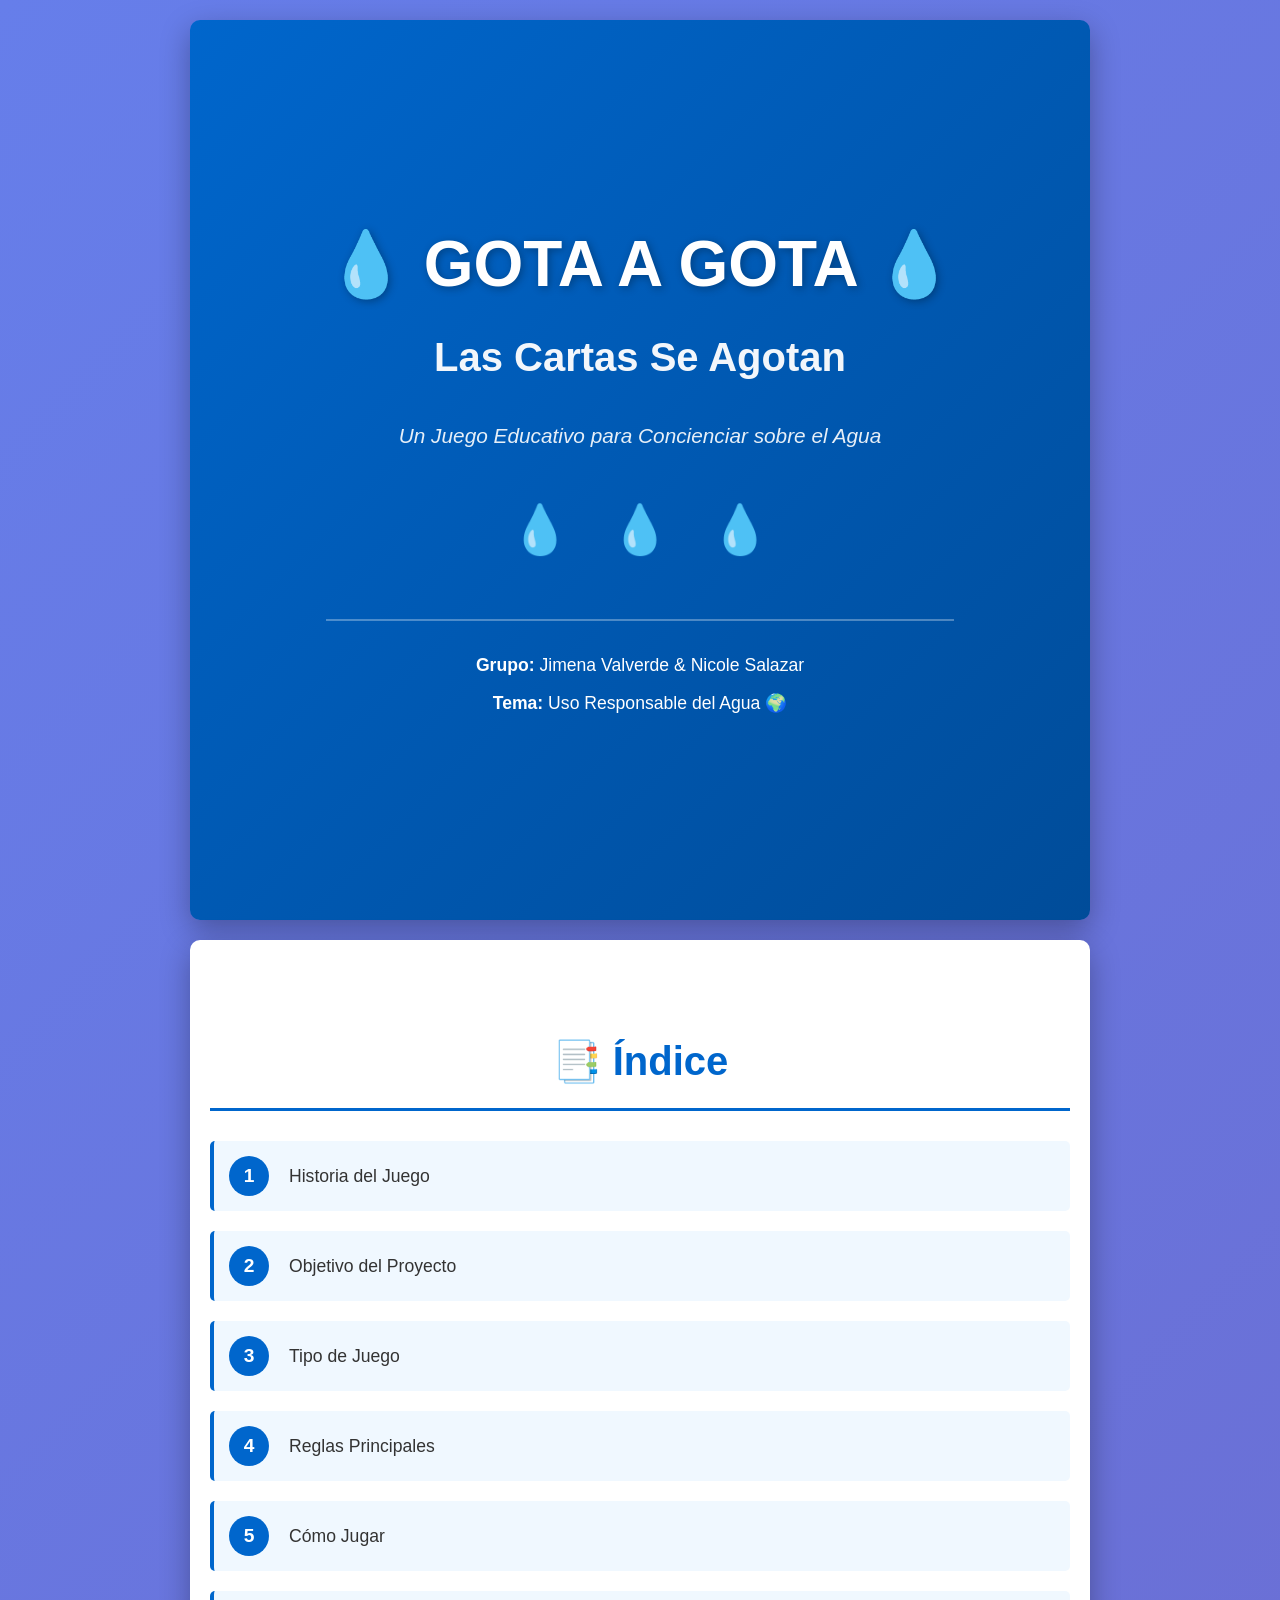
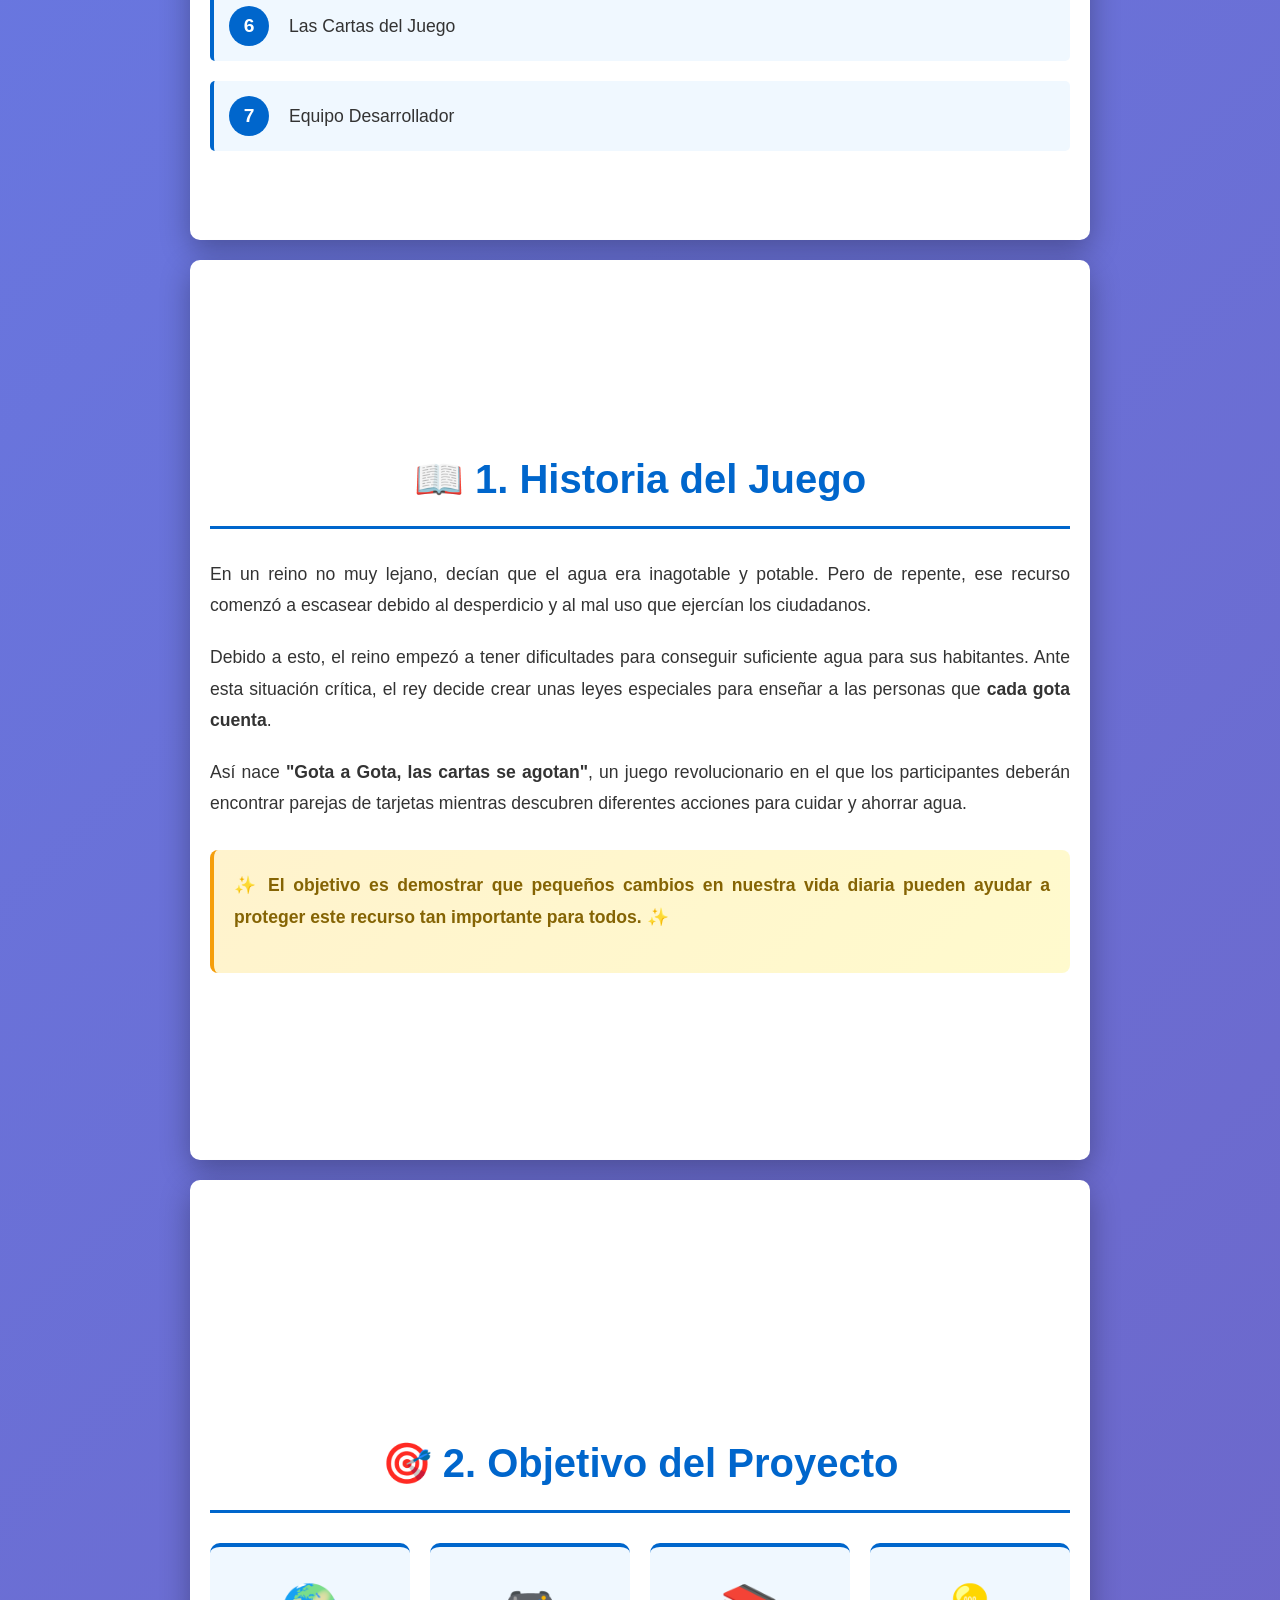
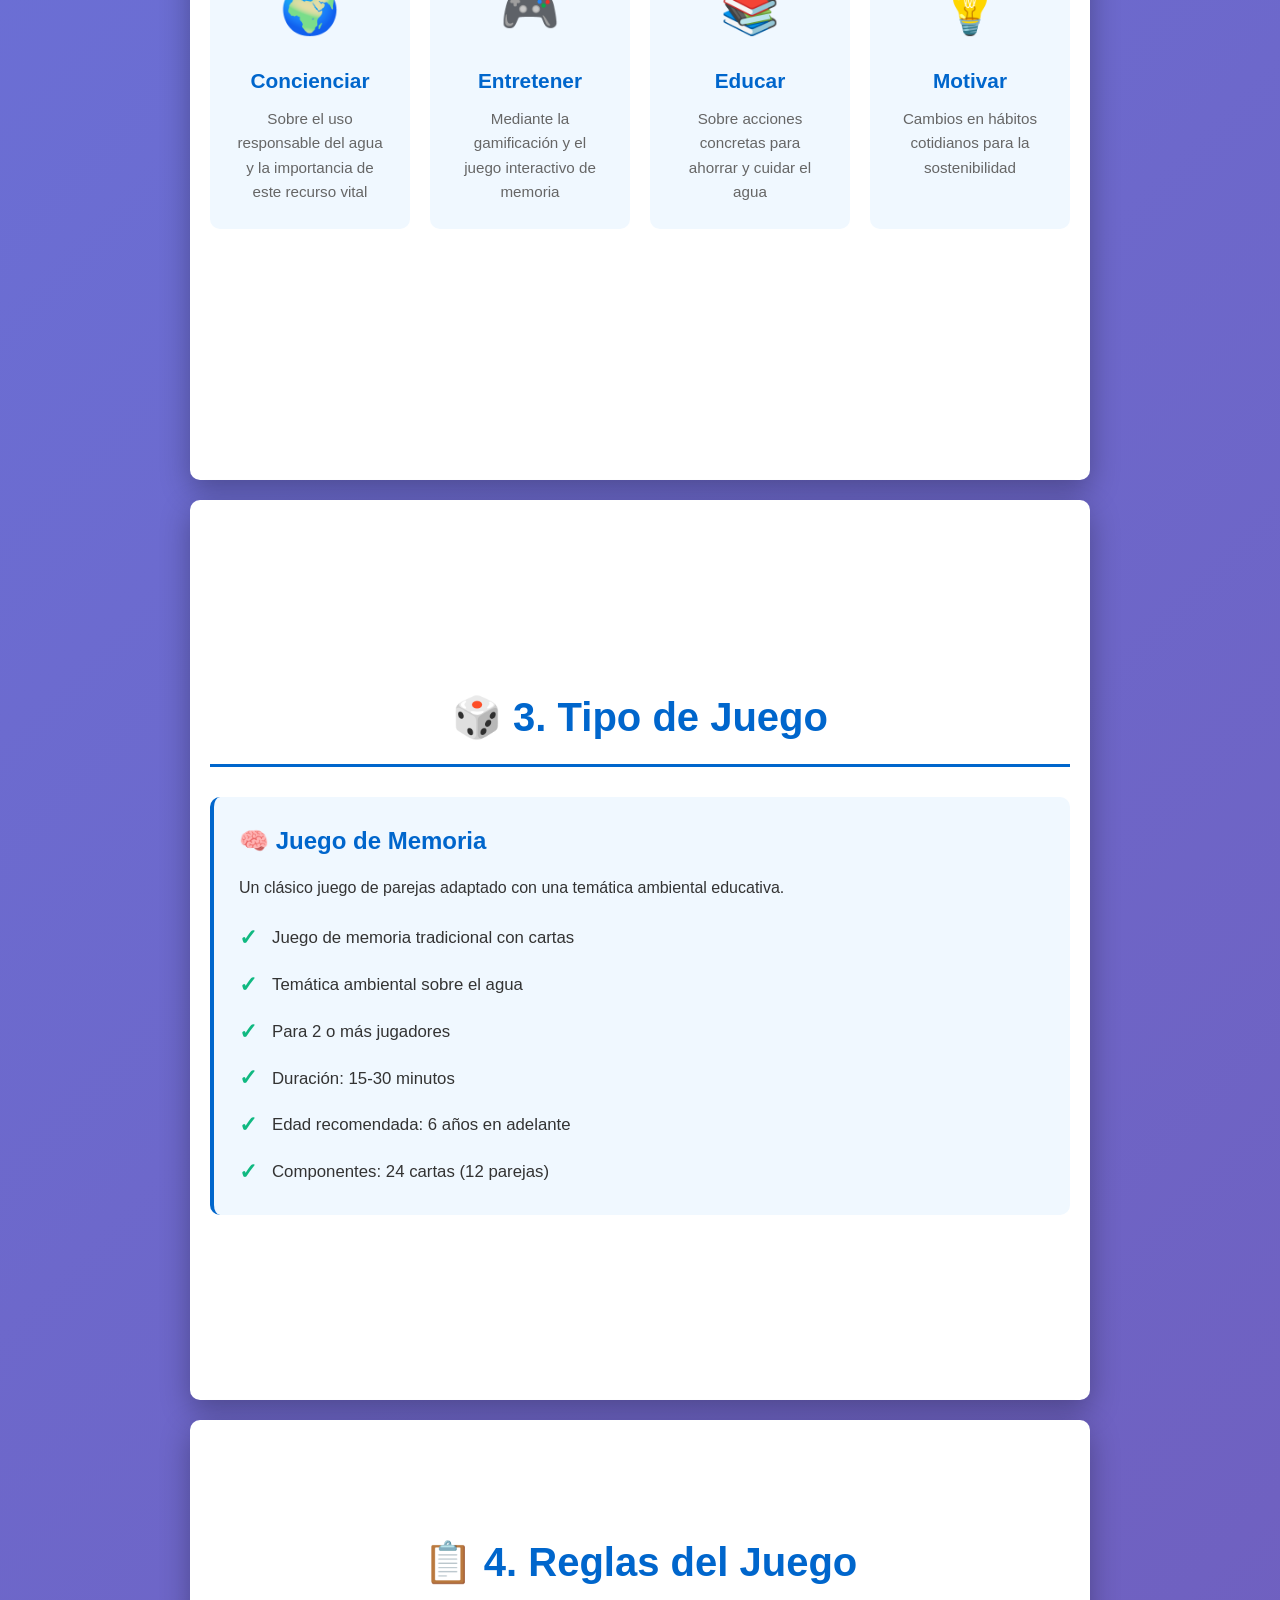
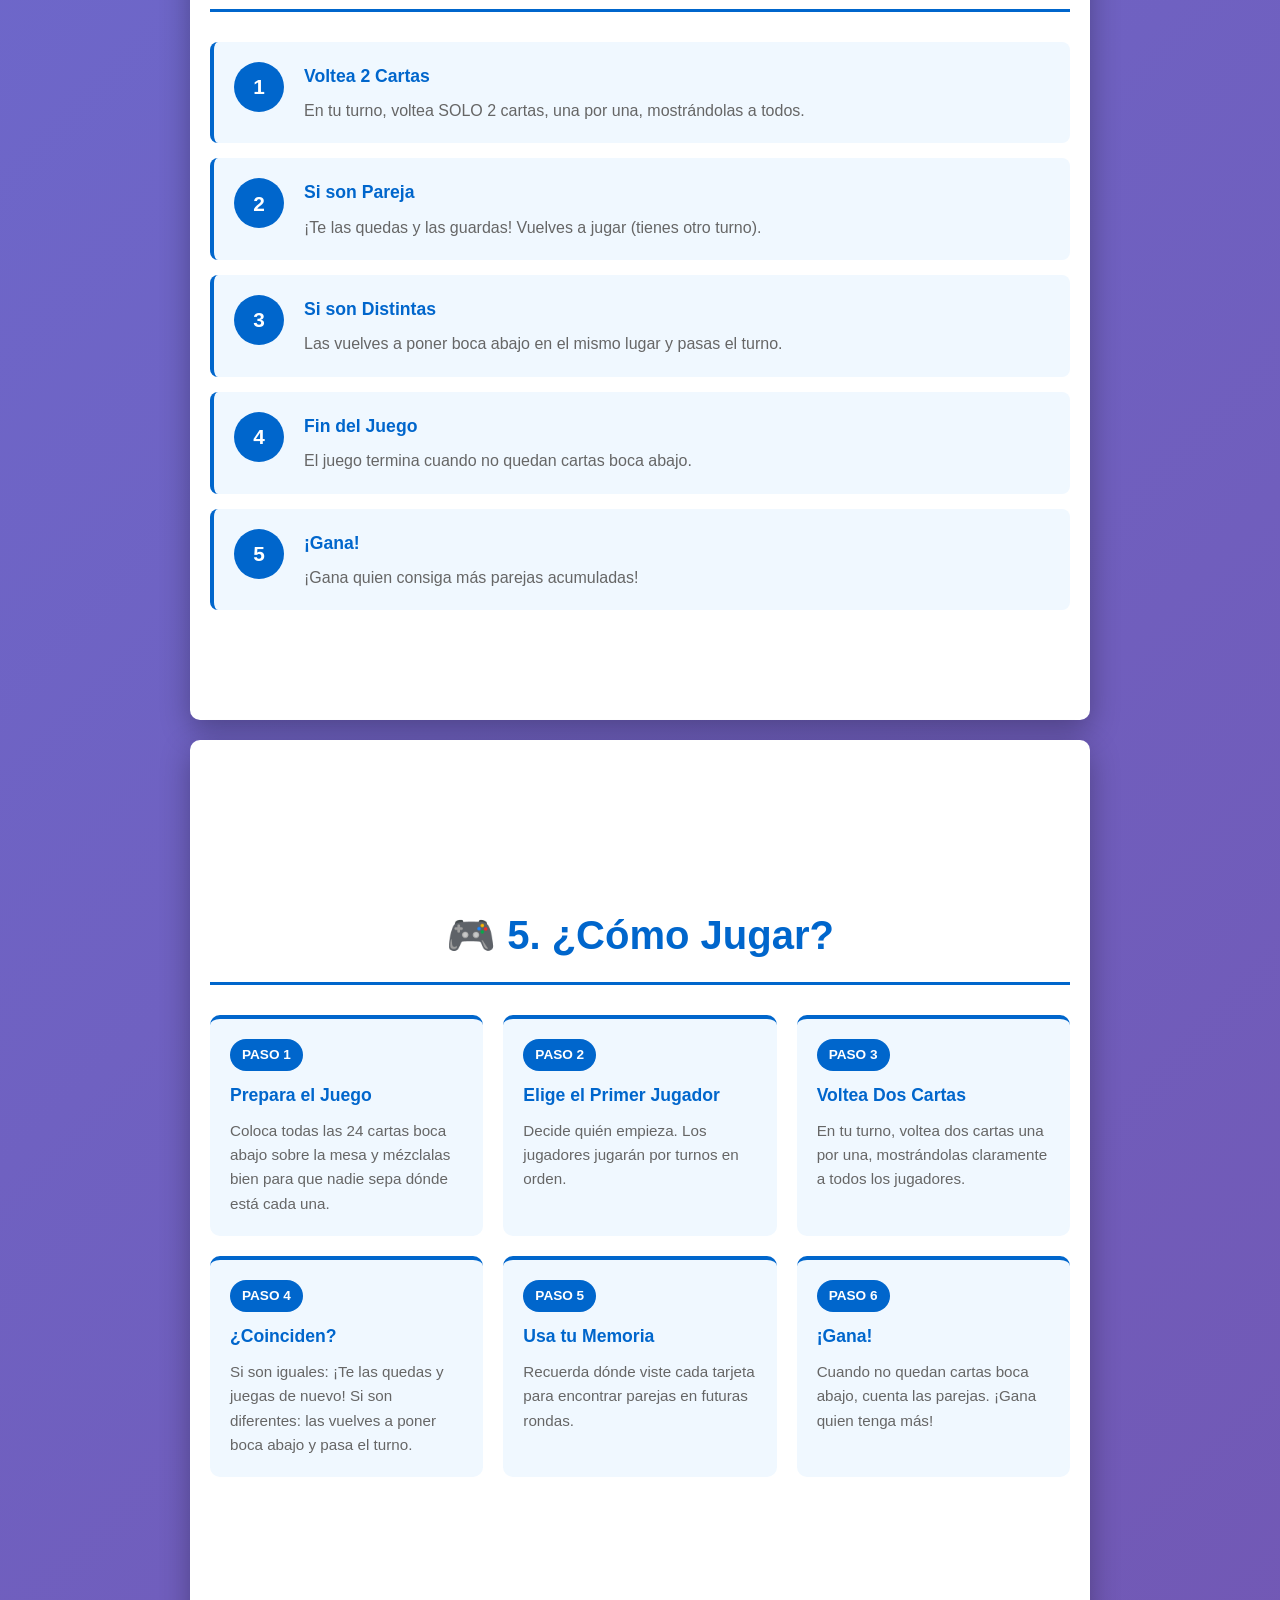
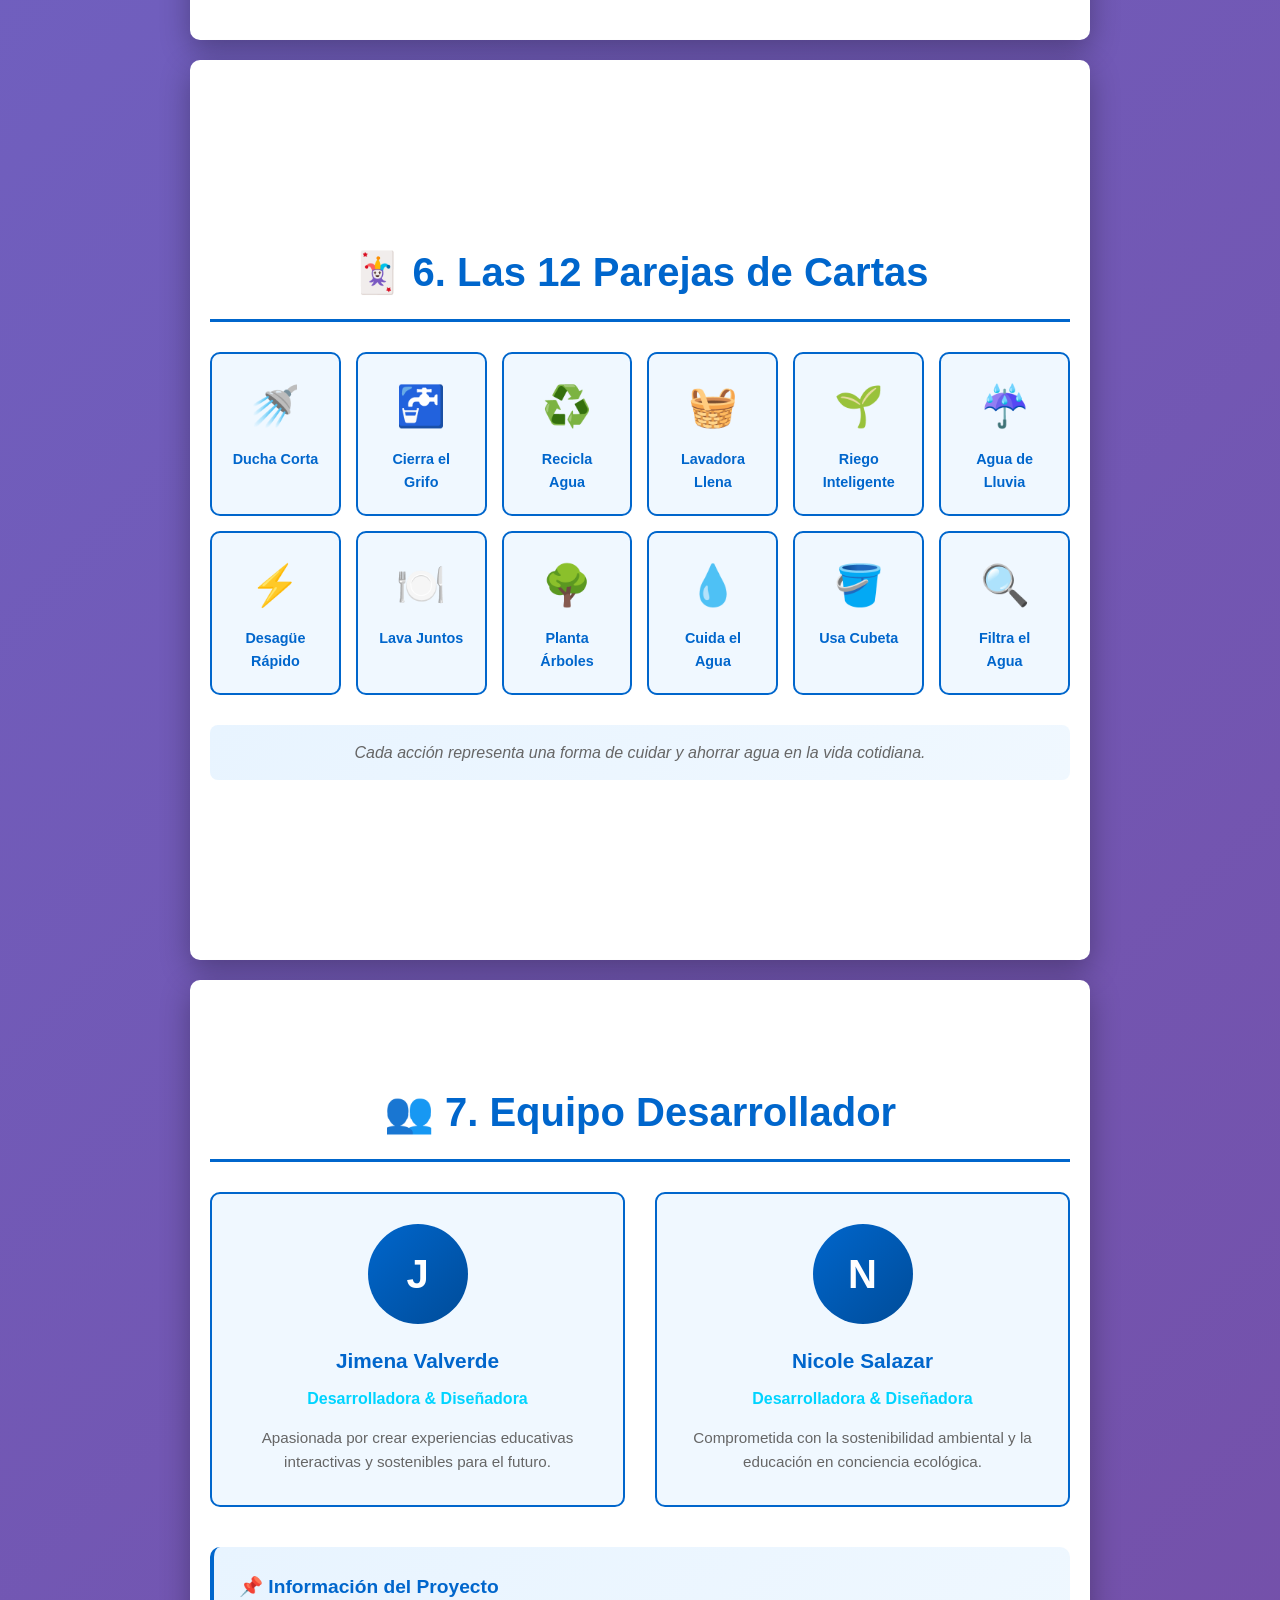
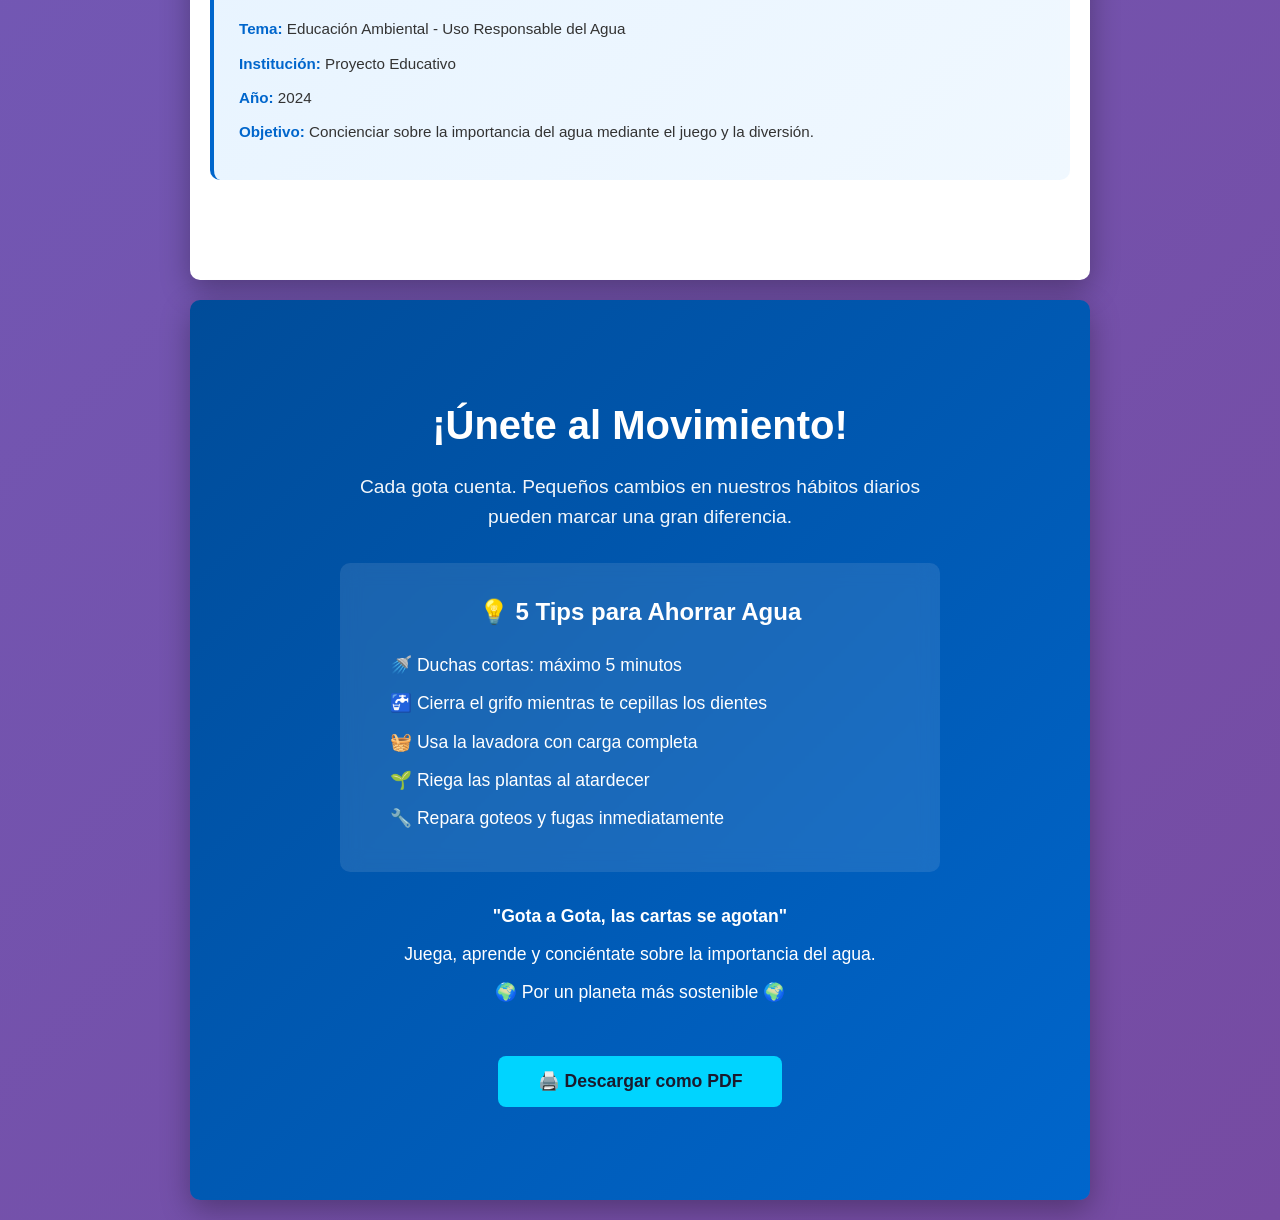
<file: index.html>
<!DOCTYPE html>
<html lang="es">
<head>
    <meta charset="UTF-8">
    <meta name="viewport" content="width=device-width, initial-scale=1.0">
    <title>Gota a Gota - Folleto</title>
    <link rel="stylesheet" href="style.css">
    <link rel="stylesheet" href="https://cdnjs.cloudflare.com/ajax/libs/font-awesome/6.0.0/css/all.min.css">
</head>
<body>
    <!-- Página 1: Portada -->
    <div class="page page-cover">
        <div class="cover-content">
            <div class="cover-header">
                <h1 class="cover-title">💧 GOTA A GOTA 💧</h1>
                <h2 class="cover-subtitle">Las Cartas Se Agotan</h2>
            </div>
            
            <div class="cover-tagline">
                <p>Un Juego Educativo para Concienciar sobre el Agua</p>
            </div>
            
            <div class="cover-animation">
                <div class="drop drop1">💧</div>
                <div class="drop drop2">💧</div>
                <div class="drop drop3">💧</div>
            </div>
            
            <div class="cover-footer">
                <p><strong>Grupo:</strong> Jimena Valverde & Nicole Salazar</p>
                <p><strong>Tema:</strong> Uso Responsable del Agua 🌍</p>
            </div>
        </div>
    </div>

    <!-- Página 2: Índice -->
    <div class="page">
        <div class="page-content">
            <h2 class="page-title">📑 Índice</h2>
            
            <div class="toc">
                <div class="toc-item">
                    <span class="toc-number">1</span>
                    <span class="toc-text">Historia del Juego</span>
                </div>
                <div class="toc-item">
                    <span class="toc-number">2</span>
                    <span class="toc-text">Objetivo del Proyecto</span>
                </div>
                <div class="toc-item">
                    <span class="toc-number">3</span>
                    <span class="toc-text">Tipo de Juego</span>
                </div>
                <div class="toc-item">
                    <span class="toc-number">4</span>
                    <span class="toc-text">Reglas Principales</span>
                </div>
                <div class="toc-item">
                    <span class="toc-number">5</span>
                    <span class="toc-text">Cómo Jugar</span>
                </div>
                <div class="toc-item">
                    <span class="toc-number">6</span>
                    <span class="toc-text">Las Cartas del Juego</span>
                </div>
                <div class="toc-item">
                    <span class="toc-number">7</span>
                    <span class="toc-text">Equipo Desarrollador</span>
                </div>
            </div>
        </div>
    </div>

    <!-- Página 3: Historia -->
    <div class="page">
        <div class="page-content">
            <h2 class="page-title">📖 1. Historia del Juego</h2>
            
            <div class="story-box">
                <p>En un reino no muy lejano, decían que el agua era inagotable y potable. Pero de repente, ese recurso comenzó a escasear debido al desperdicio y al mal uso que ejercían los ciudadanos.</p>
                
                <p>Debido a esto, el reino empezó a tener dificultades para conseguir suficiente agua para sus habitantes. Ante esta situación crítica, el rey decide crear unas leyes especiales para enseñar a las personas que <strong>cada gota cuenta</strong>.</p>
                
                <p>Así nace <strong>"Gota a Gota, las cartas se agotan"</strong>, un juego revolucionario en el que los participantes deberán encontrar parejas de tarjetas mientras descubren diferentes acciones para cuidar y ahorrar agua.</p>
                
                <div class="highlight-box">
                    <p>✨ El objetivo es demostrar que pequeños cambios en nuestra vida diaria pueden ayudar a proteger este recurso tan importante para todos. ✨</p>
                </div>
            </div>
        </div>
    </div>

    <!-- Página 4: Objetivo -->
    <div class="page">
        <div class="page-content">
            <h2 class="page-title">🎯 2. Objetivo del Proyecto</h2>
            
            <div class="objective-grid">
                <div class="objective-card">
                    <div class="objective-icon">🌍</div>
                    <h3>Concienciar</h3>
                    <p>Sobre el uso responsable del agua y la importancia de este recurso vital</p>
                </div>
                
                <div class="objective-card">
                    <div class="objective-icon">🎮</div>
                    <h3>Entretener</h3>
                    <p>Mediante la gamificación y el juego interactivo de memoria</p>
                </div>
                
                <div class="objective-card">
                    <div class="objective-icon">📚</div>
                    <h3>Educar</h3>
                    <p>Sobre acciones concretas para ahorrar y cuidar el agua</p>
                </div>
                
                <div class="objective-card">
                    <div class="objective-icon">💡</div>
                    <h3>Motivar</h3>
                    <p>Cambios en hábitos cotidianos para la sostenibilidad</p>
                </div>
            </div>
        </div>
    </div>

    <!-- Página 5: Tipo de Juego -->
    <div class="page">
        <div class="page-content">
            <h2 class="page-title">🎲 3. Tipo de Juego</h2>
            
            <div class="game-type-box">
                <h3>🧠 Juego de Memoria</h3>
                <p>Un clásico juego de parejas adaptado con una temática ambiental educativa.</p>
                
                <div class="features-list">
                    <div class="feature-item">
                        <span class="feature-icon">✓</span>
                        <span>Juego de memoria tradicional con cartas</span>
                    </div>
                    <div class="feature-item">
                        <span class="feature-icon">✓</span>
                        <span>Temática ambiental sobre el agua</span>
                    </div>
                    <div class="feature-item">
                        <span class="feature-icon">✓</span>
                        <span>Para 2 o más jugadores</span>
                    </div>
                    <div class="feature-item">
                        <span class="feature-icon">✓</span>
                        <span>Duración: 15-30 minutos</span>
                    </div>
                    <div class="feature-item">
                        <span class="feature-icon">✓</span>
                        <span>Edad recomendada: 6 años en adelante</span>
                    </div>
                    <div class="feature-item">
                        <span class="feature-icon">✓</span>
                        <span>Componentes: 24 cartas (12 parejas)</span>
                    </div>
                </div>
            </div>
        </div>
    </div>

    <!-- Página 6: Reglas -->
    <div class="page">
        <div class="page-content">
            <h2 class="page-title">📋 4. Reglas del Juego</h2>
            
            <div class="rules-container">
                <div class="rule-box">
                    <div class="rule-number">1</div>
                    <div class="rule-content">
                        <h4>Voltea 2 Cartas</h4>
                        <p>En tu turno, voltea SOLO 2 cartas, una por una, mostrándolas a todos.</p>
                    </div>
                </div>
                
                <div class="rule-box">
                    <div class="rule-number">2</div>
                    <div class="rule-content">
                        <h4>Si son Pareja</h4>
                        <p>¡Te las quedas y las guardas! Vuelves a jugar (tienes otro turno).</p>
                    </div>
                </div>
                
                <div class="rule-box">
                    <div class="rule-number">3</div>
                    <div class="rule-content">
                        <h4>Si son Distintas</h4>
                        <p>Las vuelves a poner boca abajo en el mismo lugar y pasas el turno.</p>
                    </div>
                </div>
                
                <div class="rule-box">
                    <div class="rule-number">4</div>
                    <div class="rule-content">
                        <h4>Fin del Juego</h4>
                        <p>El juego termina cuando no quedan cartas boca abajo.</p>
                    </div>
                </div>
                
                <div class="rule-box">
                    <div class="rule-number">5</div>
                    <div class="rule-content">
                        <h4>¡Gana!</h4>
                        <p>¡Gana quien consiga más parejas acumuladas!</p>
                    </div>
                </div>
            </div>
        </div>
    </div>

    <!-- Página 7: Cómo Jugar -->
    <div class="page">
        <div class="page-content">
            <h2 class="page-title">🎮 5. ¿Cómo Jugar?</h2>
            
            <div class="how-to-play">
                <div class="step">
                    <div class="step-number">PASO 1</div>
                    <h4>Prepara el Juego</h4>
                    <p>Coloca todas las 24 cartas boca abajo sobre la mesa y mézclalas bien para que nadie sepa dónde está cada una.</p>
                </div>
                
                <div class="step">
                    <div class="step-number">PASO 2</div>
                    <h4>Elige el Primer Jugador</h4>
                    <p>Decide quién empieza. Los jugadores jugarán por turnos en orden.</p>
                </div>
                
                <div class="step">
                    <div class="step-number">PASO 3</div>
                    <h4>Voltea Dos Cartas</h4>
                    <p>En tu turno, voltea dos cartas una por una, mostrándolas claramente a todos los jugadores.</p>
                </div>
                
                <div class="step">
                    <div class="step-number">PASO 4</div>
                    <h4>¿Coinciden?</h4>
                    <p>Si son iguales: ¡Te las quedas y juegas de nuevo! Si son diferentes: las vuelves a poner boca abajo y pasa el turno.</p>
                </div>
                
                <div class="step">
                    <div class="step-number">PASO 5</div>
                    <h4>Usa tu Memoria</h4>
                    <p>Recuerda dónde viste cada tarjeta para encontrar parejas en futuras rondas.</p>
                </div>
                
                <div class="step">
                    <div class="step-number">PASO 6</div>
                    <h4>¡Gana!</h4>
                    <p>Cuando no quedan cartas boca abajo, cuenta las parejas. ¡Gana quien tenga más!</p>
                </div>
            </div>
        </div>
    </div>

    <!-- Página 8: Cartas -->
    <div class="page">
        <div class="page-content">
            <h2 class="page-title">🃏 6. Las 12 Parejas de Cartas</h2>
            
            <div class="cards-grid">
                <div class="card-info">
                    <span class="card-emoji">🚿</span>
                    <span class="card-name">Ducha Corta</span>
                </div>
                <div class="card-info">
                    <span class="card-emoji">🚰</span>
                    <span class="card-name">Cierra el Grifo</span>
                </div>
                <div class="card-info">
                    <span class="card-emoji">♻️</span>
                    <span class="card-name">Recicla Agua</span>
                </div>
                <div class="card-info">
                    <span class="card-emoji">🧺</span>
                    <span class="card-name">Lavadora Llena</span>
                </div>
                <div class="card-info">
                    <span class="card-emoji">🌱</span>
                    <span class="card-name">Riego Inteligente</span>
                </div>
                <div class="card-info">
                    <span class="card-emoji">☔</span>
                    <span class="card-name">Agua de Lluvia</span>
                </div>
                <div class="card-info">
                    <span class="card-emoji">⚡</span>
                    <span class="card-name">Desagüe Rápido</span>
                </div>
                <div class="card-info">
                    <span class="card-emoji">🍽️</span>
                    <span class="card-name">Lava Juntos</span>
                </div>
                <div class="card-info">
                    <span class="card-emoji">🌳</span>
                    <span class="card-name">Planta Árboles</span>
                </div>
                <div class="card-info">
                    <span class="card-emoji">💧</span>
                    <span class="card-name">Cuida el Agua</span>
                </div>
                <div class="card-info">
                    <span class="card-emoji">🪣</span>
                    <span class="card-name">Usa Cubeta</span>
                </div>
                <div class="card-info">
                    <span class="card-emoji">🔍</span>
                    <span class="card-name">Filtra el Agua</span>
                </div>
            </div>
            
            <div class="cards-note">
                <p>Cada acción representa una forma de cuidar y ahorrar agua en la vida cotidiana.</p>
            </div>
        </div>
    </div>

    <!-- Página 9: Equipo -->
    <div class="page">
        <div class="page-content">
            <h2 class="page-title">👥 7. Equipo Desarrollador</h2>
            
            <div class="team-container">
                <div class="team-member">
                    <div class="member-avatar">J</div>
                    <h3>Jimena Valverde</h3>
                    <p class="member-role">Desarrolladora & Diseñadora</p>
                    <p class="member-bio">Apasionada por crear experiencias educativas interactivas y sostenibles para el futuro.</p>
                </div>
                
                <div class="team-member">
                    <div class="member-avatar">N</div>
                    <h3>Nicole Salazar</h3>
                    <p class="member-role">Desarrolladora & Diseñadora</p>
                    <p class="member-bio">Comprometida con la sostenibilidad ambiental y la educación en conciencia ecológica.</p>
                </div>
            </div>
            
            <div class="project-info">
                <h3>📌 Información del Proyecto</h3>
                <p><strong>Tema:</strong> Educación Ambiental - Uso Responsable del Agua</p>
                <p><strong>Institución:</strong> Proyecto Educativo</p>
                <p><strong>Año:</strong> 2024</p>
                <p><strong>Objetivo:</strong> Concienciar sobre la importancia del agua mediante el juego y la diversión.</p>
            </div>
        </div>
    </div>

    <!-- Página 10: Contraportada -->
    <div class="page page-back-cover">
        <div class="back-cover-content">
            <div class="back-cover-message">
                <h2>¡Únete al Movimiento!</h2>
                <p>Cada gota cuenta. Pequeños cambios en nuestros hábitos diarios pueden marcar una gran diferencia.</p>
            </div>
            
            <div class="tips-section">
                <h3>💡 5 Tips para Ahorrar Agua</h3>
                <ul>
                    <li>🚿 Duchas cortas: máximo 5 minutos</li>
                    <li>🚰 Cierra el grifo mientras te cepillas los dientes</li>
                    <li>🧺 Usa la lavadora con carga completa</li>
                    <li>🌱 Riega las plantas al atardecer</li>
                    <li>🔧 Repara goteos y fugas inmediatamente</li>
                </ul>
            </div>
            
            <div class="final-message">
                <p><strong>"Gota a Gota, las cartas se agotan"</strong></p>
                <p>Juega, aprende y conciéntate sobre la importancia del agua.</p>
                <p>🌍 Por un planeta más sostenible 🌍</p>
            </div>
            
            <button onclick="window.print()" class="print-btn">🖨️ Descargar como PDF</button>
        </div>
    </div>

    <script src="script.js"></script>
</body>
</html>
</file>
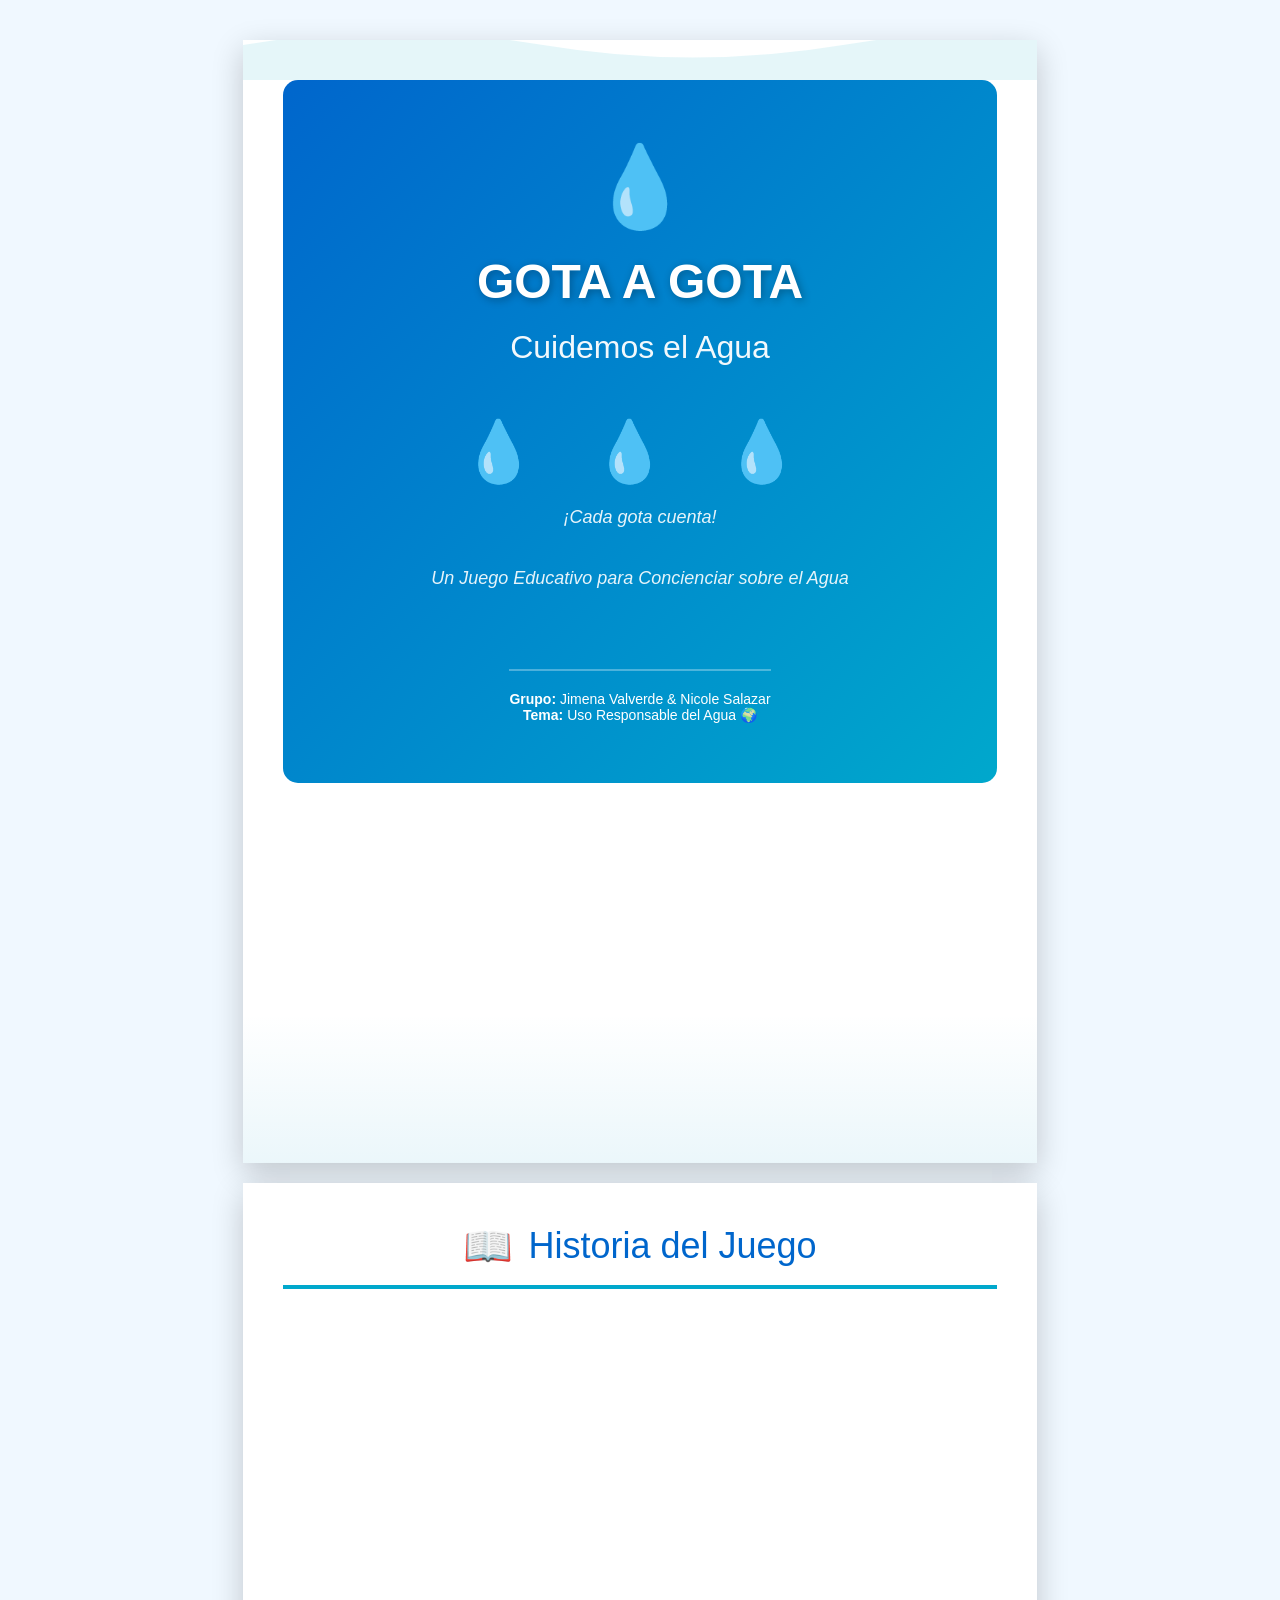
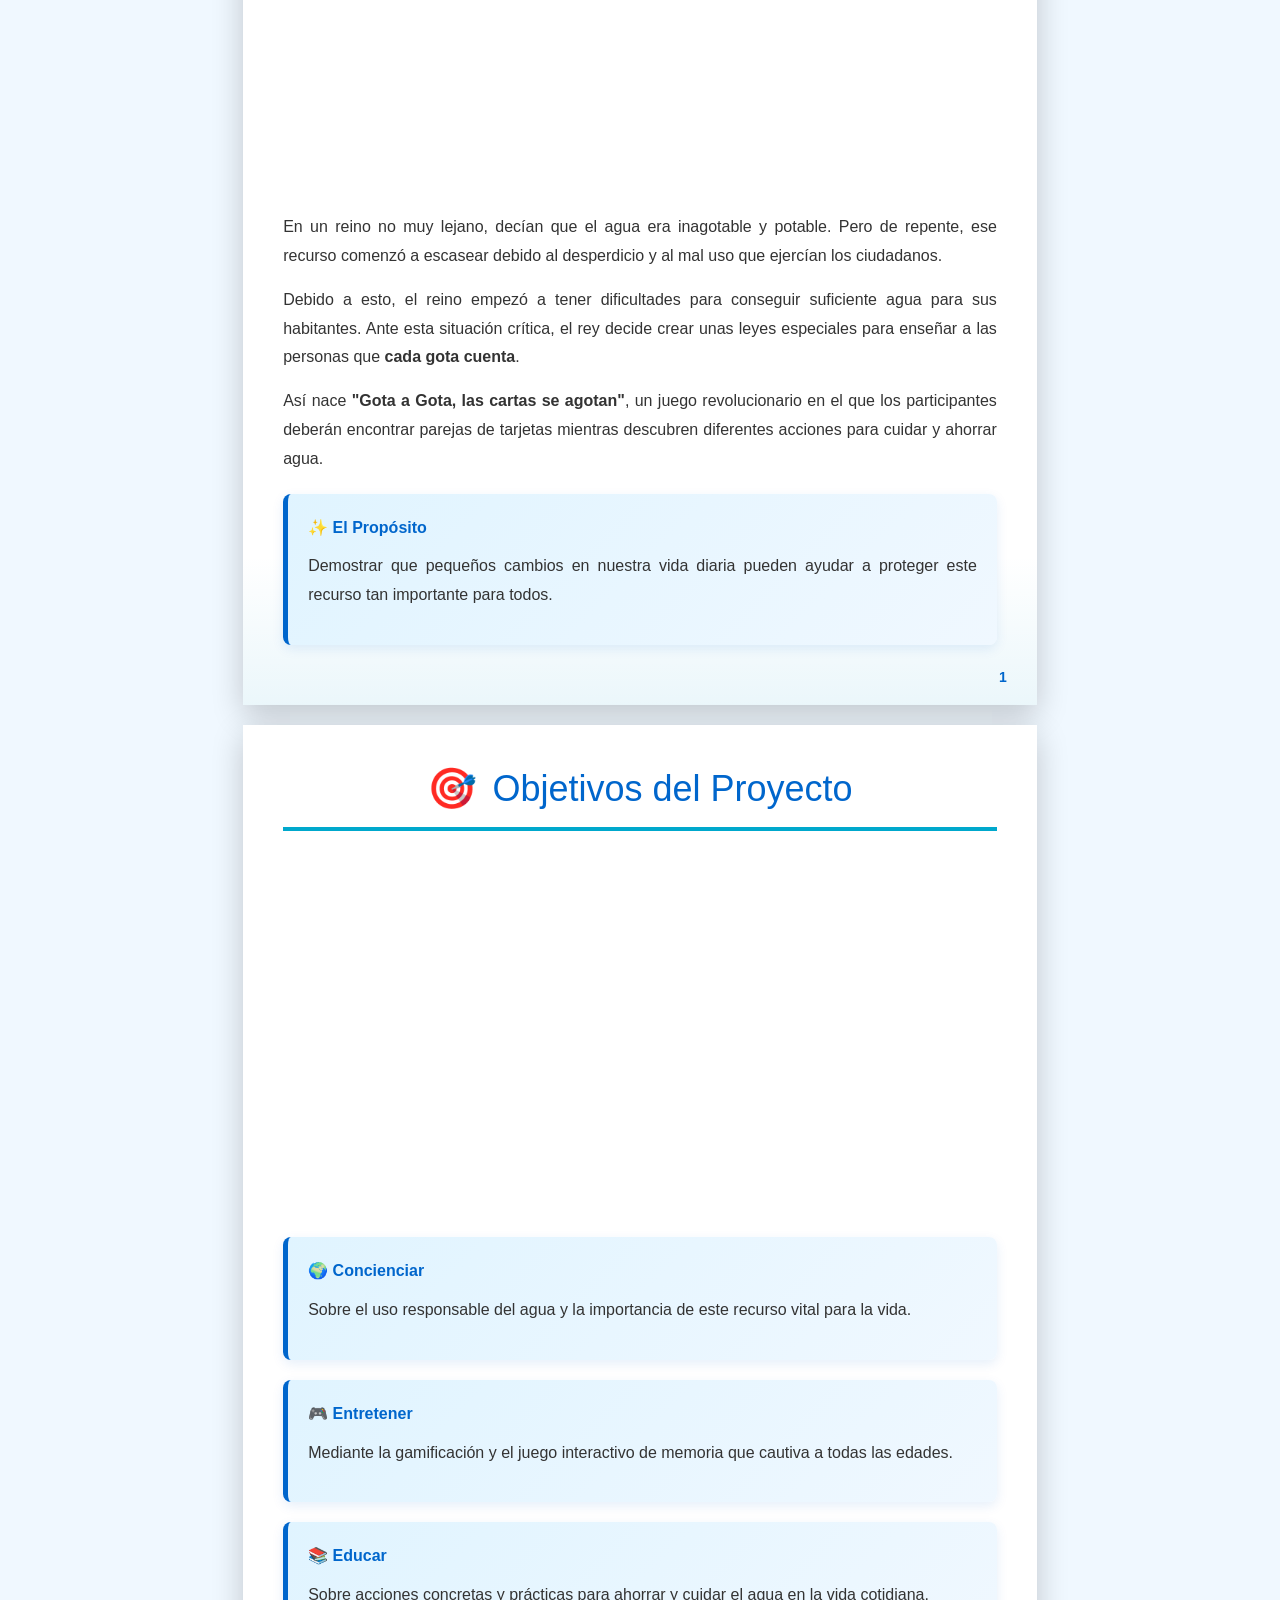
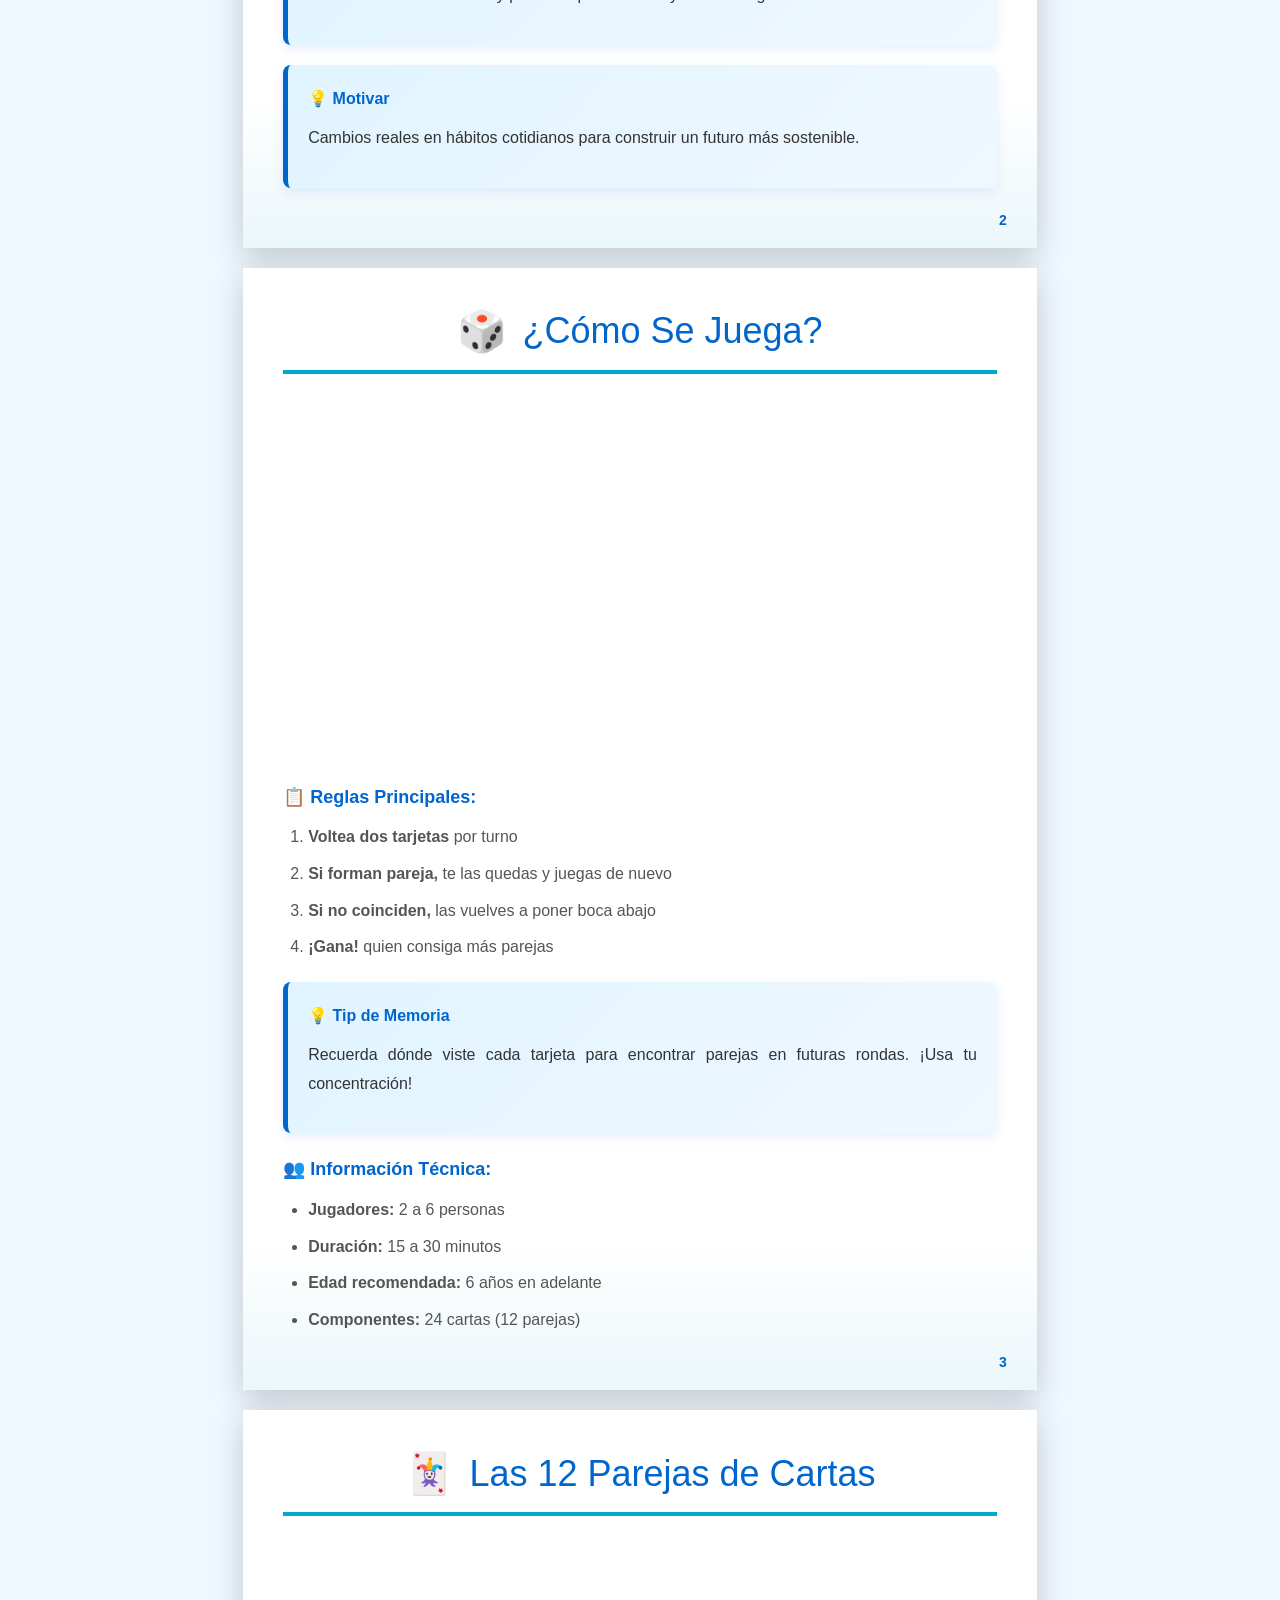
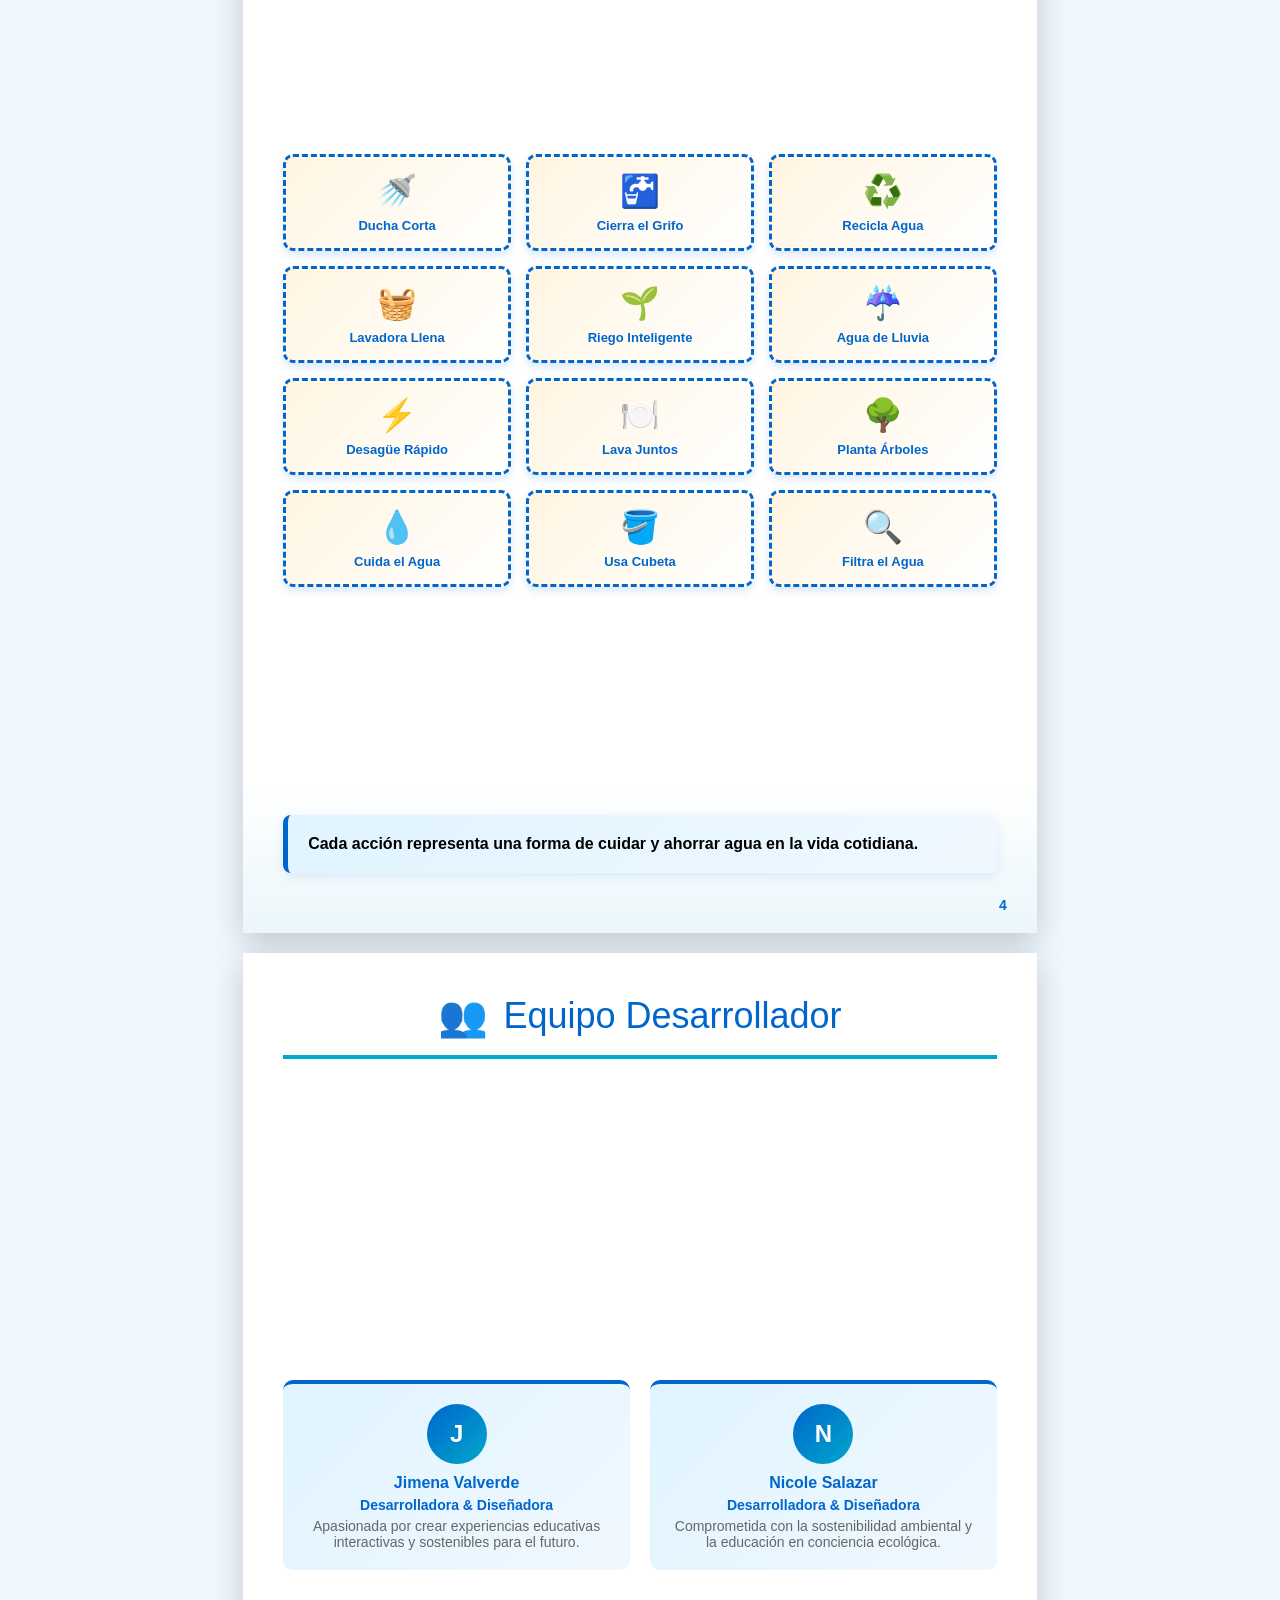
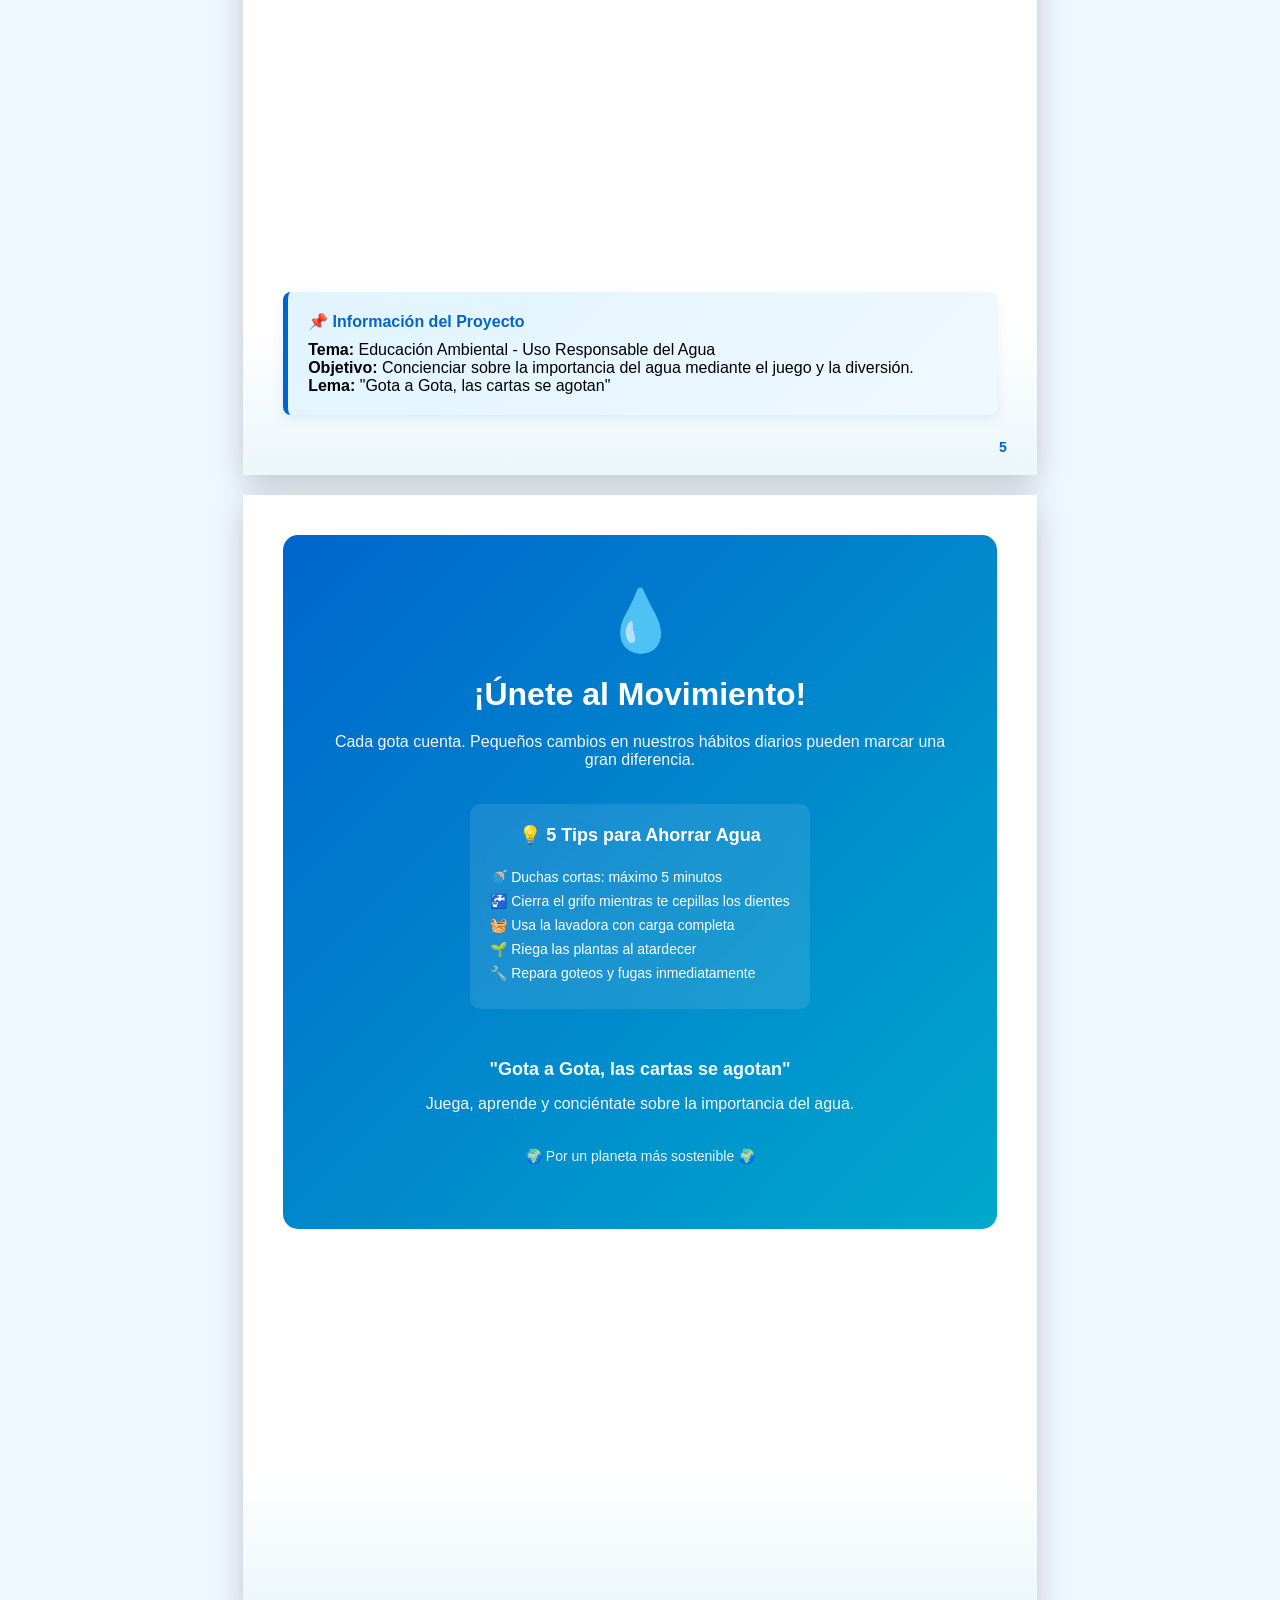
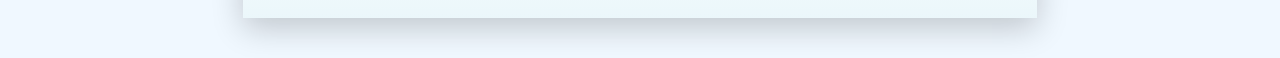
<file: folleto-decorado.html>
<!DOCTYPE html>
<html lang="es">
<head>
    <meta charset="UTF-8">
    <meta name="viewport" content="width=device-width, initial-scale=1.0">
    <title>Gota a Gota - Folleto Decorado</title>
    <style>
        * {
            margin: 0;
            padding: 0;
            box-sizing: border-box;
        }

        body {
            font-family: 'Arial', sans-serif;
            background: #f0f8ff;
            padding: 20px;
        }

        .page {
            width: 21cm;
            height: 29.7cm;
            margin: 20px auto;
            background: white;
            box-shadow: 0 10px 30px rgba(0, 0, 0, 0.2);
            padding: 40px;
            position: relative;
            overflow: hidden;
            page-break-after: always;
        }

        /* FONDO CON OLAS */
        .page::before {
            content: '';
            position: absolute;
            bottom: 0;
            left: 0;
            right: 0;
            height: 150px;
            background: linear-gradient(to top, rgba(0, 150, 200, 0.08), transparent);
            pointer-events: none;
        }

        .page-content {
            position: relative;
            z-index: 1;
            height: 100%;
            display: flex;
            flex-direction: column;
            justify-content: space-between;
        }

        /* PORTADA */
        .portada {
            text-align: center;
            background: linear-gradient(135deg, #0066cc 0%, #00a8cc 100%);
            color: white;
            border-radius: 15px;
            padding: 60px 40px;
            display: flex;
            flex-direction: column;
            justify-content: center;
            align-items: center;
        }

        .portada h1 {
            font-size: 48px;
            margin-bottom: 20px;
            text-shadow: 2px 2px 8px rgba(0, 0, 0, 0.3);
        }

        .portada .subtitulo {
            font-size: 32px;
            margin-bottom: 30px;
            opacity: 0.95;
        }

        .portada .tagline {
            font-size: 18px;
            margin-bottom: 40px;
            opacity: 0.9;
            font-style: italic;
        }

        .gotas-decorativas {
            font-size: 60px;
            margin: 20px 0;
            letter-spacing: 20px;
            animation: float 3s ease-in-out infinite;
        }

        @keyframes float {
            0%, 100% { transform: translateY(0px); }
            50% { transform: translateY(-20px); }
        }

        .portada .footer {
            margin-top: 40px;
            font-size: 14px;
            border-top: 2px solid rgba(255, 255, 255, 0.3);
            padding-top: 20px;
        }

        /* T\u00cdTULOS */
        .titulo {
            font-size: 36px;
            color: #0066cc;
            margin-bottom: 30px;
            text-align: center;
            border-bottom: 4px solid #00a8cc;
            padding-bottom: 15px;
            display: flex;
            align-items: center;
            justify-content: center;
            gap: 15px;
        }

        .titulo .emoji {
            font-size: 40px;
        }

        /* CONTENIDO */
        .contenido {
            font-size: 16px;
            line-height: 1.8;
            color: #333;
        }

        .contenido p {
            margin-bottom: 15px;
            text-align: justify;
        }

        .contenido h3 {
            color: #0066cc;
            margin-top: 20px;
            margin-bottom: 10px;
            font-size: 18px;
        }

        .contenido ul {
            margin-left: 25px;
            margin-bottom: 15px;
        }

        .contenido li {
            margin-bottom: 8px;
            color: #555;
        }

        /* CAJAS DE INFORMACI\u00d3N */
        .info-box {
            background: linear-gradient(135deg, #e0f4ff 0%, #f0f8ff 100%);
            border-left: 5px solid #0066cc;
            padding: 20px;
            border-radius: 8px;
            margin: 20px 0;
            box-shadow: 0 4px 12px rgba(0, 102, 204, 0.1);
        }

        .info-box h4 {
            color: #0066cc;
            margin-bottom: 10px;
            font-size: 16px;
        }

        /* GRID DE CARTAS */
        .cartas-grid {
            display: grid;
            grid-template-columns: repeat(3, 1fr);
            gap: 15px;
            margin: 20px 0;
        }

        .carta {
            background: linear-gradient(135deg, #fff5e1 0%, #ffffff 100%);
            border: 3px dashed #0066cc;
            border-radius: 10px;
            padding: 15px;
            text-align: center;
            box-shadow: 0 4px 8px rgba(0, 102, 204, 0.15);
            transition: transform 0.3s ease;
        }

        .carta:hover {
            transform: scale(1.05);
        }

        .carta .emoji-carta {
            font-size: 32px;
            margin-bottom: 8px;
        }

        .carta .nombre-carta {
            font-weight: bold;
            color: #0066cc;
            font-size: 13px;
        }

        /* P\u00c1GINA CON IMAGEN */
        .page-imagen {
            display: flex;
            flex-direction: column;
            justify-content: center;
            align-items: center;
            text-align: center;
        }

        .page-imagen img {
            max-width: 90%;
            max-height: 75%;
            border-radius: 10px;
            box-shadow: 0 8px 20px rgba(0, 102, 204, 0.25);
            margin: 20px 0;
        }

        /* EQUIPO */
        .team-grid {
            display: grid;
            grid-template-columns: repeat(2, 1fr);
            gap: 20px;
            margin: 20px 0;
        }

        .team-member {
            background: linear-gradient(135deg, #e0f4ff 0%, #f0f8ff 100%);
            padding: 20px;
            border-radius: 10px;
            border-top: 4px solid #0066cc;
            text-align: center;
        }

        .team-member .avatar {
            width: 60px;
            height: 60px;
            background: linear-gradient(135deg, #0066cc, #00a8cc);
            border-radius: 50%;
            display: flex;
            align-items: center;
            justify-content: center;
            color: white;
            font-weight: bold;
            font-size: 24px;
            margin: 0 auto 10px;
        }

        .team-member h4 {
            color: #0066cc;
            margin-bottom: 5px;
        }

        .team-member p {
            font-size: 14px;
            color: #666;
        }

        /* DECORACIONES DE AGUA */
        .water-decoration {
            position: absolute;
            opacity: 0.1;
            pointer-events: none;
        }

        .wave-top {
            position: absolute;
            top: -20px;
            left: 0;
            right: 0;
            height: 60px;
            background: url('data:image/svg+xml,<svg xmlns="http://www.w3.org/2000/svg" viewBox="0 0 1200 120"><path d="M0,50 Q300,0 600,50 T1200,50 L1200,120 L0,120 Z" fill="%2300a8cc" opacity="0.1"/></svg>') repeat-x;
        }

        .page-number {
            position: absolute;
            bottom: 20px;
            right: 30px;
            color: #0066cc;
            font-weight: bold;
            font-size: 14px;
        }

        /* CONTRAPORTADA */
        .contraportada {
            background: linear-gradient(135deg, #0066cc 0%, #00a8cc 100%);
            color: white;
            border-radius: 15px;
            padding: 50px 40px;
            text-align: center;
            display: flex;
            flex-direction: column;
            justify-content: center;
            align-items: center;
        }

        .contraportada h2 {
            font-size: 32px;
            margin-bottom: 20px;
        }

        .contraportada p {
            font-size: 16px;
            margin-bottom: 15px;
            opacity: 0.95;
        }

        .tips {
            background: rgba(255, 255, 255, 0.1);
            padding: 20px;
            border-radius: 10px;
            margin: 20px 0;
            backdrop-filter: blur(10px);
        }

        .tips h4 {
            margin-bottom: 15px;
            font-size: 18px;
        }

        .tips-list {
            text-align: left;
            display: inline-block;
        }

        .tips-list li {
            list-style: none;
            margin: 8px 0;
            font-size: 14px;
        }

        /* IMPRESI\u00d3N */
        @media print {
            body {
                background: white;
                padding: 0;
            }
            .page {
                margin: 0;
                box-shadow: none;
                page-break-after: always;
            }
        }

        /* RESPONSIVE */
        @media (max-width: 768px) {
            .page {
                width: 100%;
                height: auto;
                margin: 10px auto;
                padding: 20px;
            }
            .titulo {
                font-size: 24px;
            }
            .cartas-grid {
                grid-template-columns: repeat(2, 1fr);
            }
            .team-grid {
                grid-template-columns: 1fr;
            }
        }
    </style>
</head>
<body>

    <!-- PORTADA -->
    <div class="page">
        <div class="wave-top"></div>
        <div class="page-content">
            <div class="portada">
                <div style="font-size: 80px; margin-bottom: 20px; animation: float 3s ease-in-out infinite;">💧</div>
                <h1>GOTA A GOTA</h1>
                <p class="subtitulo">Cuidemos el Agua</p>
                <div class="gotas-decorativas">💧 💧 💧</div>
                <p class="tagline">¡Cada gota cuenta!</p>
                <p class="tagline">Un Juego Educativo para Concienciar sobre el Agua</p>
                <div class="footer">
                    <p><strong>Grupo:</strong> Jimena Valverde & Nicole Salazar</p>
                    <p><strong>Tema:</strong> Uso Responsable del Agua 🌍</p>
                </div>
            </div>
        </div>
    </div>

    <!-- HISTORIA -->
    <div class="page">
        <div class="page-content">
            <div class="titulo">
                <span class="emoji">📖</span>
                <span>Historia del Juego</span>
            </div>
            <div class="contenido">
                <p>En un reino no muy lejano, decían que el agua era inagotable y potable. Pero de repente, ese recurso comenzó a escasear debido al desperdicio y al mal uso que ejercían los ciudadanos.</p>
                
                <p>Debido a esto, el reino empezó a tener dificultades para conseguir suficiente agua para sus habitantes. Ante esta situación crítica, el rey decide crear unas leyes especiales para enseñar a las personas que <strong>cada gota cuenta</strong>.</p>
                
                <p>Así nace <strong>"Gota a Gota, las cartas se agotan"</strong>, un juego revolucionario en el que los participantes deberán encontrar parejas de tarjetas mientras descubren diferentes acciones para cuidar y ahorrar agua.</p>
                
                <div class="info-box">
                    <h4>✨ El Propósito</h4>
                    <p>Demostrar que pequeños cambios en nuestra vida diaria pueden ayudar a proteger este recurso tan importante para todos.</p>
                </div>
            </div>
        </div>
        <div class="page-number">1</div>
    </div>

    <!-- OBJETIVOS -->
    <div class="page">
        <div class="page-content">
            <div class="titulo">
                <span class="emoji">🎯</span>
                <span>Objetivos del Proyecto</span>
            </div>
            <div class="contenido">
                <div class="info-box">
                    <h4>🌍 Concienciar</h4>
                    <p>Sobre el uso responsable del agua y la importancia de este recurso vital para la vida.</p>
                </div>

                <div class="info-box">
                    <h4>🎮 Entretener</h4>
                    <p>Mediante la gamificación y el juego interactivo de memoria que cautiva a todas las edades.</p>
                </div>

                <div class="info-box">
                    <h4>📚 Educar</h4>
                    <p>Sobre acciones concretas y prácticas para ahorrar y cuidar el agua en la vida cotidiana.</p>
                </div>

                <div class="info-box">
                    <h4>💡 Motivar</h4>
                    <p>Cambios reales en hábitos cotidianos para construir un futuro más sostenible.</p>
                </div>
            </div>
        </div>
        <div class="page-number">2</div>
    </div>

    <!-- CÓMO SE JUEGA -->
    <div class="page">
        <div class="page-content">
            <div class="titulo">
                <span class="emoji">🎲</span>
                <span>¿Cómo Se Juega?</span>
            </div>
            <div class="contenido">
                <h3>📋 Reglas Principales:</h3>
                <ol style="margin-left: 25px; margin-bottom: 20px;">
                    <li><strong>Voltea dos tarjetas</strong> por turno</li>
                    <li><strong>Si forman pareja,</strong> te las quedas y juegas de nuevo</li>
                    <li><strong>Si no coinciden,</strong> las vuelves a poner boca abajo</li>
                    <li><strong>¡Gana!</strong> quien consiga más parejas</li>
                </ol>

                <div class="info-box">
                    <h4>💡 Tip de Memoria</h4>
                    <p>Recuerda dónde viste cada tarjeta para encontrar parejas en futuras rondas. ¡Usa tu concentración!</p>
                </div>

                <h3>👥 Información Técnica:</h3>
                <ul>
                    <li><strong>Jugadores:</strong> 2 a 6 personas</li>
                    <li><strong>Duración:</strong> 15 a 30 minutos</li>
                    <li><strong>Edad recomendada:</strong> 6 años en adelante</li>
                    <li><strong>Componentes:</strong> 24 cartas (12 parejas)</li>
                </ul>
            </div>
        </div>
        <div class="page-number">3</div>
    </div>

    <!-- CARTAS DEL JUEGO -->
    <div class="page">
        <div class="page-content">
            <div class="titulo">
                <span class="emoji">🃏</span>
                <span>Las 12 Parejas de Cartas</span>
            </div>
            <div class="cartas-grid">
                <div class="carta">
                    <div class="emoji-carta">🚿</div>
                    <div class="nombre-carta">Ducha Corta</div>
                </div>
                <div class="carta">
                    <div class="emoji-carta">🚰</div>
                    <div class="nombre-carta">Cierra el Grifo</div>
                </div>
                <div class="carta">
                    <div class="emoji-carta">♻️</div>
                    <div class="nombre-carta">Recicla Agua</div>
                </div>
                <div class="carta">
                    <div class="emoji-carta">🧺</div>
                    <div class="nombre-carta">Lavadora Llena</div>
                </div>
                <div class="carta">
                    <div class="emoji-carta">🌱</div>
                    <div class="nombre-carta">Riego Inteligente</div>
                </div>
                <div class="carta">
                    <div class="emoji-carta">☔</div>
                    <div class="nombre-carta">Agua de Lluvia</div>
                </div>
                <div class="carta">
                    <div class="emoji-carta">⚡</div>
                    <div class="nombre-carta">Desagüe Rápido</div>
                </div>
                <div class="carta">
                    <div class="emoji-carta">🍽️</div>
                    <div class="nombre-carta">Lava Juntos</div>
                </div>
                <div class="carta">
                    <div class="emoji-carta">🌳</div>
                    <div class="nombre-carta">Planta Árboles</div>
                </div>
                <div class="carta">
                    <div class="emoji-carta">💧</div>
                    <div class="nombre-carta">Cuida el Agua</div>
                </div>
                <div class="carta">
                    <div class="emoji-carta">🪣</div>
                    <div class="nombre-carta">Usa Cubeta</div>
                </div>
                <div class="carta">
                    <div class="emoji-carta">🔍</div>
                    <div class="nombre-carta">Filtra el Agua</div>
                </div>
            </div>
            <div class="info-box" style="margin-top: 20px;">
                <p><strong>Cada acción representa una forma de cuidar y ahorrar agua en la vida cotidiana.</strong></p>
            </div>
        </div>
        <div class="page-number">4</div>
    </div>

    <!-- EQUIPO -->
    <div class="page">
        <div class="page-content">
            <div class="titulo">
                <span class="emoji">👥</span>
                <span>Equipo Desarrollador</span>
            </div>
            
            <div class="team-grid">
                <div class="team-member">
                    <div class="avatar">J</div>
                    <h4>Jimena Valverde</h4>
                    <p style="font-weight: bold; color: #0066cc; margin-bottom: 5px;">Desarrolladora & Diseñadora</p>
                    <p>Apasionada por crear experiencias educativas interactivas y sostenibles para el futuro.</p>
                </div>

                <div class="team-member">
                    <div class="avatar">N</div>
                    <h4>Nicole Salazar</h4>
                    <p style="font-weight: bold; color: #0066cc; margin-bottom: 5px;">Desarrolladora & Diseñadora</p>
                    <p>Comprometida con la sostenibilidad ambiental y la educación en conciencia ecológica.</p>
                </div>
            </div>

            <div class="info-box" style="margin-top: 30px;">
                <h4>📌 Información del Proyecto</h4>
                <p><strong>Tema:</strong> Educación Ambiental - Uso Responsable del Agua</p>
                <p><strong>Objetivo:</strong> Concienciar sobre la importancia del agua mediante el juego y la diversión.</p>
                <p><strong>Lema:</strong> "Gota a Gota, las cartas se agotan"</p>
            </div>
        </div>
        <div class="page-number">5</div>
    </div>

    <!-- CONTRAPORTADA -->
    <div class="page">
        <div class="page-content">
            <div class="contraportada">
                <div style="font-size: 60px; margin-bottom: 20px;">💧</div>
                <h2>¡Únete al Movimiento!</h2>
                <p>Cada gota cuenta. Pequeños cambios en nuestros hábitos diarios pueden marcar una gran diferencia.</p>

                <div class="tips">
                    <h4>💡 5 Tips para Ahorrar Agua</h4>
                    <ul class="tips-list">
                        <li>🚿 Duchas cortas: máximo 5 minutos</li>
                        <li>🚰 Cierra el grifo mientras te cepillas los dientes</li>
                        <li>🧺 Usa la lavadora con carga completa</li>
                        <li>🌱 Riega las plantas al atardecer</li>
                        <li>🔧 Repara goteos y fugas inmediatamente</li>
                    </ul>
                </div>

                <p style="margin-top: 30px; font-size: 18px;"><strong>"Gota a Gota, las cartas se agotan"</strong></p>
                <p>Juega, aprende y conciéntate sobre la importancia del agua.</p>
                <p style="margin-top: 20px; font-size: 14px; opacity: 0.9;">🌍 Por un planeta más sostenible 🌍</p>
            </div>
        </div>
    </div>

    <script>
        // Permitir imprimir como PDF
        document.addEventListener('keydown', function(e) {
            if ((e.ctrlKey || e.metaKey) && e.key === 'p') {
                window.print();
            }
        });
    </script>

</body>
</html>
</file>
<file: style.css>
/* =====================
   VARIABLES GLOBALES
   ===================== */
:root {
    --primary: #0066cc;
    --primary-light: #4d94ff;
    --primary-dark: #004c99;
    --accent: #00d4ff;
    --success: #10b981;
    --warning: #f59e0b;
    --danger: #ef4444;
    --light: #f0f8ff;
    --light-gray: #e8ecf1;
    --dark: #1a1a2e;
    --text: #333333;
    --gray: #666666;
    --white: #ffffff;
}

/* =====================
   ESTILOS GLOBALES
   ===================== */
* {
    margin: 0;
    padding: 0;
    box-sizing: border-box;
}

html {
    scroll-behavior: smooth;
}

body {
    font-family: 'Arial', 'Helvetica', sans-serif;
    background: linear-gradient(135deg, #667eea 0%, #764ba2 100%);
    color: var(--text);
    line-height: 1.6;
}

/* =====================
   PÁGINAS
   ===================== */
.page {
    background: var(--white);
    min-height: 100vh;
    display: flex;
    align-items: center;
    justify-content: center;
    padding: 40px 20px;
    margin: 20px auto;
    border-radius: 10px;
    box-shadow: 0 10px 30px rgba(0, 0, 0, 0.3);
    max-width: 900px;
    margin-left: auto;
    margin-right: auto;
}

.page-content {
    width: 100%;
}

/* =====================
   PORTADA
   ===================== */
.page-cover {
    background: linear-gradient(135deg, #0066cc 0%, #004c99 100%);
    color: var(--white);
    text-align: center;
    position: relative;
    overflow: hidden;
}

.cover-content {
    z-index: 10;
    position: relative;
}

.cover-header {
    margin-bottom: 30px;
}

.cover-title {
    font-size: 4em;
    font-weight: bold;
    margin-bottom: 10px;
    text-shadow: 2px 2px 8px rgba(0, 0, 0, 0.3);
    animation: bounce 2s infinite;
}

@keyframes bounce {
    0%, 100% { transform: translateY(0); }
    50% { transform: translateY(-20px); }
}

.cover-subtitle {
    font-size: 2.5em;
    margin-bottom: 20px;
    opacity: 0.95;
}

.cover-tagline {
    font-size: 1.3em;
    margin-bottom: 40px;
    opacity: 0.9;
    font-style: italic;
}

.cover-animation {
    display: flex;
    justify-content: center;
    gap: 40px;
    margin: 40px 0;
}

.drop {
    font-size: 3em;
    animation: dropFall 2s ease-in-out infinite;
}

.drop1 { animation-delay: 0s; }
.drop2 { animation-delay: 0.5s; }
.drop3 { animation-delay: 1s; }

@keyframes dropFall {
    0%, 100% { transform: translateY(0) rotateZ(0deg); opacity: 1; }
    50% { transform: translateY(30px) rotateZ(10deg); opacity: 0.7; }
}

.cover-footer {
    margin-top: 50px;
    font-size: 1.1em;
    border-top: 2px solid rgba(255, 255, 255, 0.3);
    padding-top: 20px;
}

.cover-footer p {
    margin: 10px 0;
}

/* =====================
   CONTRAPORTADA
   ===================== */
.page-back-cover {
    background: linear-gradient(135deg, #004c99 0%, #0066cc 100%);
    color: var(--white);
    text-align: center;
}

.back-cover-content {
    max-width: 600px;
}

.back-cover-message h2 {
    font-size: 2.5em;
    margin-bottom: 15px;
}

.back-cover-message p {
    font-size: 1.2em;
    margin-bottom: 30px;
    opacity: 0.95;
}

.tips-section {
    background: rgba(255, 255, 255, 0.1);
    padding: 30px;
    border-radius: 10px;
    margin: 30px 0;
    backdrop-filter: blur(10px);
}

.tips-section h3 {
    font-size: 1.5em;
    margin-bottom: 20px;
}

.tips-section ul {
    list-style: none;
    text-align: left;
}

.tips-section li {
    font-size: 1.1em;
    margin: 10px 0;
    padding-left: 20px;
}

.final-message {
    margin: 30px 0;
    font-size: 1.1em;
}

.final-message p {
    margin: 10px 0;
}

.print-btn {
    background: var(--accent);
    color: var(--dark);
    border: none;
    padding: 15px 40px;
    font-size: 1.1em;
    border-radius: 8px;
    cursor: pointer;
    font-weight: bold;
    transition: all 0.3s ease;
    margin-top: 20px;
}

.print-btn:hover {
    transform: scale(1.05);
    box-shadow: 0 10px 20px rgba(0, 0, 0, 0.3);
}

/* =====================
   TÍTULOS DE PÁGINA
   ===================== */
.page-title {
    font-size: 2.5em;
    color: var(--primary);
    margin-bottom: 30px;
    text-align: center;
    border-bottom: 3px solid var(--primary);
    padding-bottom: 15px;
}

/* =====================
   TABLA DE CONTENIDOS
   ===================== */
.toc {
    display: flex;
    flex-direction: column;
    gap: 20px;
}

.toc-item {
    display: flex;
    align-items: center;
    gap: 20px;
    padding: 15px;
    background: var(--light);
    border-left: 4px solid var(--primary);
    border-radius: 5px;
    transition: all 0.3s ease;
}

.toc-item:hover {
    background: var(--light-gray);
    transform: translateX(10px);
}

.toc-number {
    display: flex;
    align-items: center;
    justify-content: center;
    width: 40px;
    height: 40px;
    background: var(--primary);
    color: var(--white);
    border-radius: 50%;
    font-weight: bold;
    font-size: 1.2em;
}

.toc-text {
    font-size: 1.1em;
    color: var(--text);
}

/* =====================
   HISTORIA
   ===================== */
.story-box {
    font-size: 1.1em;
    line-height: 1.8;
    color: var(--text);
}

.story-box p {
    margin-bottom: 20px;
    text-align: justify;
}

.highlight-box {
    background: linear-gradient(135deg, #fff3cd 0%, #fffacd 100%);
    border-left: 4px solid var(--warning);
    padding: 20px;
    border-radius: 8px;
    margin-top: 30px;
    font-weight: bold;
    color: #856404;
}

/* =====================
   OBJETIVOS
   ===================== */
.objective-grid {
    display: grid;
    grid-template-columns: repeat(auto-fit, minmax(200px, 1fr));
    gap: 20px;
}

.objective-card {
    background: var(--light);
    padding: 25px;
    border-radius: 10px;
    text-align: center;
    border-top: 4px solid var(--primary);
    transition: all 0.3s ease;
}

.objective-card:hover {
    transform: translateY(-10px);
    box-shadow: 0 10px 20px rgba(0, 102, 204, 0.2);
}

.objective-icon {
    font-size: 3em;
    margin-bottom: 15px;
}

.objective-card h3 {
    color: var(--primary);
    margin-bottom: 10px;
    font-size: 1.3em;
}

.objective-card p {
    color: var(--gray);
    font-size: 0.95em;
}

/* =====================
   TIPO DE JUEGO
   ===================== */
.game-type-box {
    background: var(--light);
    padding: 25px;
    border-radius: 10px;
    border-left: 4px solid var(--primary);
}

.game-type-box h3 {
    color: var(--primary);
    font-size: 1.5em;
    margin-bottom: 15px;
}

.features-list {
    display: flex;
    flex-direction: column;
    gap: 12px;
    margin-top: 20px;
}

.feature-item {
    display: flex;
    align-items: center;
    gap: 15px;
    font-size: 1.05em;
}

.feature-icon {
    color: var(--success);
    font-weight: bold;
    font-size: 1.3em;
}

/* =====================
   REGLAS
   ===================== */
.rules-container {
    display: flex;
    flex-direction: column;
    gap: 15px;
}

.rule-box {
    display: flex;
    gap: 20px;
    background: var(--light);
    padding: 20px;
    border-radius: 8px;
    border-left: 4px solid var(--primary);
}

.rule-number {
    display: flex;
    align-items: center;
    justify-content: center;
    width: 50px;
    height: 50px;
    background: var(--primary);
    color: var(--white);
    border-radius: 50%;
    font-weight: bold;
    font-size: 1.3em;
    flex-shrink: 0;
}

.rule-content h4 {
    color: var(--primary);
    margin-bottom: 8px;
    font-size: 1.1em;
}

.rule-content p {
    color: var(--gray);
}

/* =====================
   CÓMO JUGAR
   ===================== */
.how-to-play {
    display: grid;
    grid-template-columns: repeat(auto-fit, minmax(250px, 1fr));
    gap: 20px;
}

.step {
    background: var(--light);
    padding: 20px;
    border-radius: 10px;
    border-top: 4px solid var(--primary);
}

.step-number {
    display: inline-block;
    background: var(--primary);
    color: var(--white);
    padding: 5px 12px;
    border-radius: 20px;
    font-weight: bold;
    font-size: 0.85em;
    margin-bottom: 10px;
}

.step h4 {
    color: var(--primary);
    margin-bottom: 10px;
    font-size: 1.1em;
}

.step p {
    color: var(--gray);
    font-size: 0.95em;
}

/* =====================
   CARTAS
   ===================== */
.cards-grid {
    display: grid;
    grid-template-columns: repeat(auto-fit, minmax(120px, 1fr));
    gap: 15px;
    margin-bottom: 30px;
}

.card-info {
    background: var(--light);
    padding: 20px;
    border-radius: 10px;
    text-align: center;
    border: 2px solid var(--primary);
    transition: all 0.3s ease;
}

.card-info:hover {
    transform: scale(1.08);
    box-shadow: 0 8px 16px rgba(0, 102, 204, 0.2);
}

.card-emoji {
    display: block;
    font-size: 2.5em;
    margin-bottom: 10px;
}

.card-name {
    display: block;
    font-weight: bold;
    color: var(--primary);
    font-size: 0.9em;
}

.cards-note {
    background: linear-gradient(135deg, #e8f4ff 0%, #f0f8ff 100%);
    padding: 15px;
    border-radius: 8px;
    text-align: center;
    color: var(--gray);
    font-style: italic;
}

/* =====================
   EQUIPO
   ===================== */
.team-container {
    display: grid;
    grid-template-columns: repeat(auto-fit, minmax(250px, 1fr));
    gap: 30px;
    margin-bottom: 40px;
}

.team-member {
    background: var(--light);
    padding: 30px;
    border-radius: 10px;
    text-align: center;
    border: 2px solid var(--primary);
    transition: all 0.3s ease;
}

.team-member:hover {
    transform: translateY(-10px);
    box-shadow: 0 10px 20px rgba(0, 102, 204, 0.2);
}

.member-avatar {
    display: flex;
    align-items: center;
    justify-content: center;
    width: 100px;
    height: 100px;
    background: linear-gradient(135deg, var(--primary), var(--primary-dark));
    color: var(--white);
    border-radius: 50%;
    font-size: 2.5em;
    font-weight: bold;
    margin: 0 auto 20px;
}

.team-member h3 {
    color: var(--primary);
    font-size: 1.3em;
    margin-bottom: 8px;
}

.member-role {
    color: var(--accent);
    font-weight: bold;
    margin-bottom: 15px;
}

.member-bio {
    color: var(--gray);
    font-size: 0.95em;
    line-height: 1.6;
}

.project-info {
    background: linear-gradient(135deg, #e8f4ff 0%, #f0f8ff 100%);
    padding: 25px;
    border-radius: 10px;
    border-left: 4px solid var(--primary);
}

.project-info h3 {
    color: var(--primary);
    margin-bottom: 15px;
    font-size: 1.2em;
}

.project-info p {
    margin: 10px 0;
    color: var(--text);
    font-size: 0.95em;
}

.project-info strong {
    color: var(--primary);
}

/* =====================
   RESPONSIVE
   ===================== */
@media (max-width: 768px) {
    .page {
        min-height: auto;
        padding: 30px 15px;
        margin: 15px auto;
    }

    .cover-title {
        font-size: 2.5em;
    }

    .cover-subtitle {
        font-size: 1.8em;
    }

    .page-title {
        font-size: 1.8em;
    }

    .cover-animation {
        gap: 20px;
    }

    .drop {
        font-size: 2em;
    }

    .objective-grid,
    .team-container {
        grid-template-columns: 1fr;
    }

    .how-to-play {
        grid-template-columns: 1fr;
    }
}

@media (max-width: 480px) {
    .page {
        padding: 20px 10px;
        margin: 10px auto;
    }

    .cover-title {
        font-size: 1.8em;
    }

    .cover-subtitle {
        font-size: 1.3em;
    }

    .page-title {
        font-size: 1.5em;
    }

    .toc-item {
        flex-direction: column;
        text-align: center;
    }

    .cards-grid {
        grid-template-columns: repeat(3, 1fr);
    }
}

/* =====================
   IMPRESIÓN
   ===================== */
@media print {
    body {
        background: var(--white);
        margin: 0;
        padding: 0;
    }

    .page {
        page-break-after: always;
        margin: 0;
        padding: 40px;
        border-radius: 0;
        box-shadow: none;
        max-width: 100%;
    }

    .print-btn {
        display: none;
    }
}
</file>
